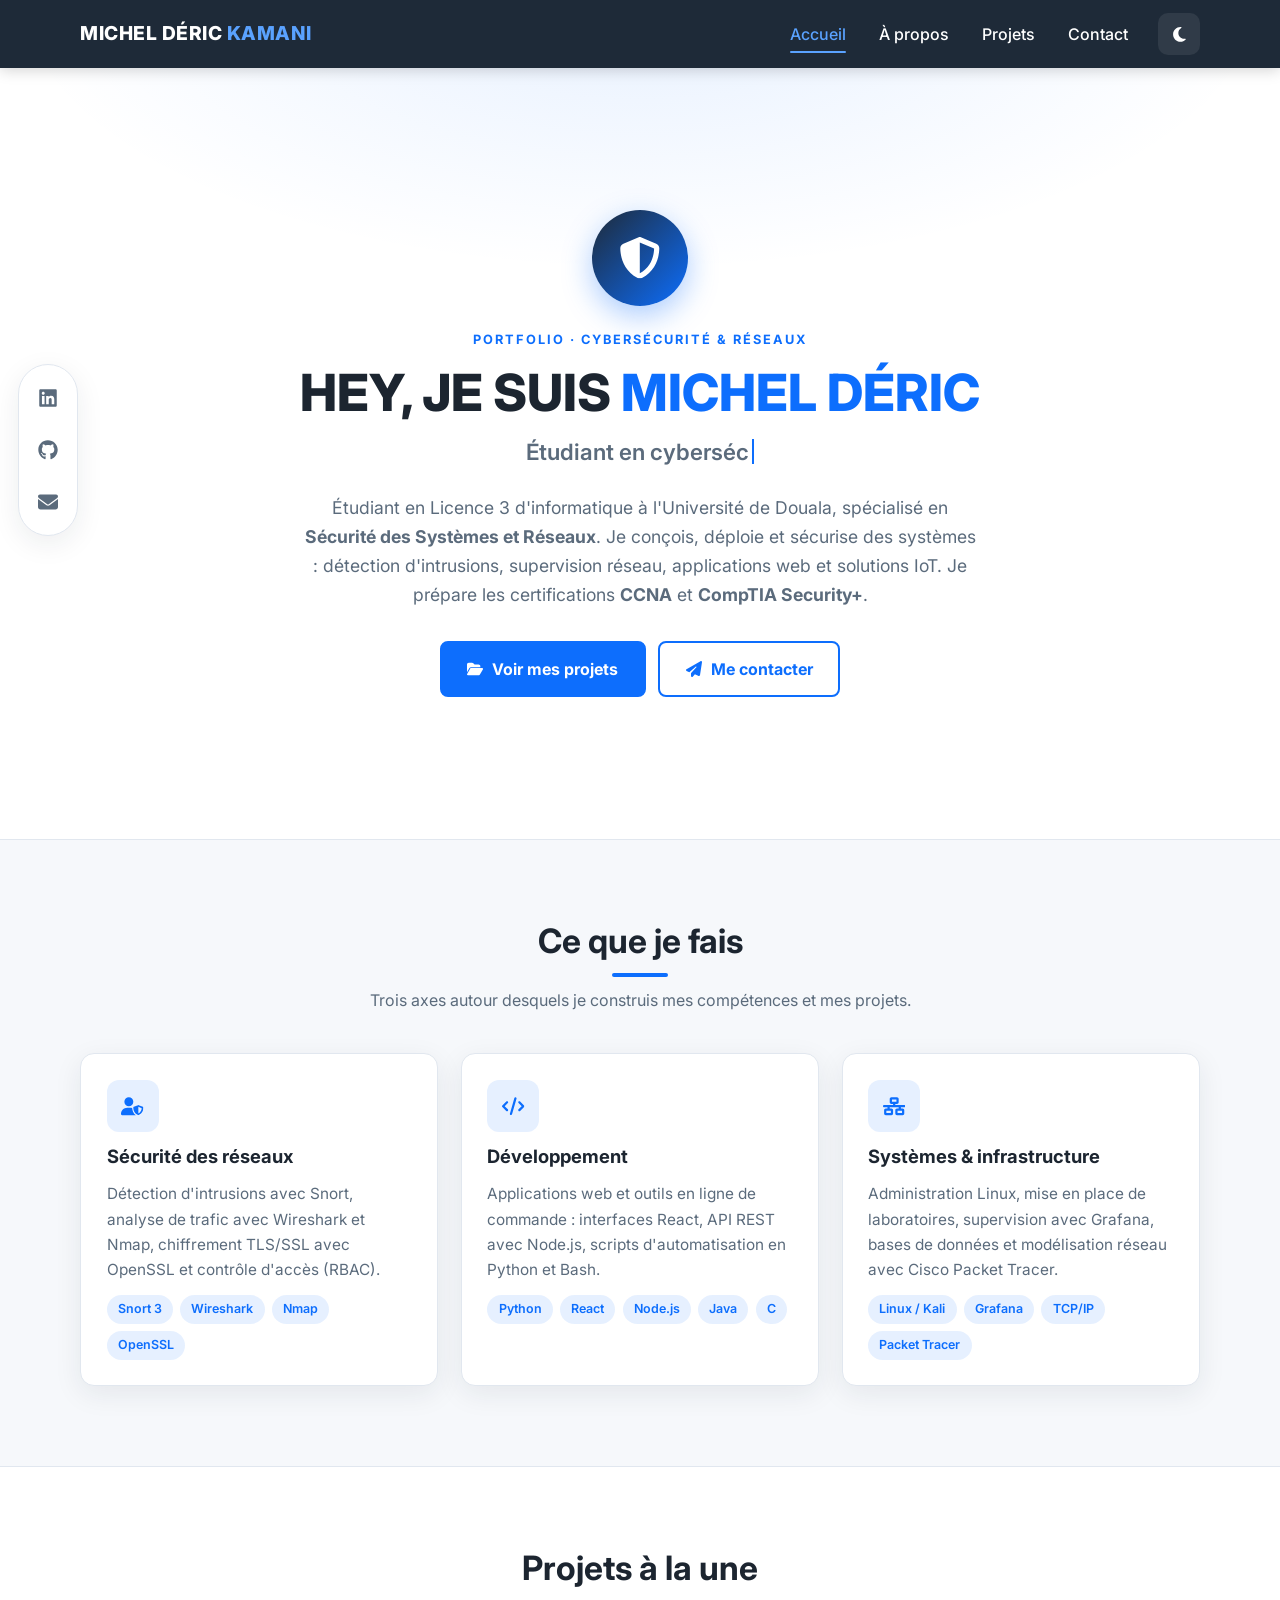
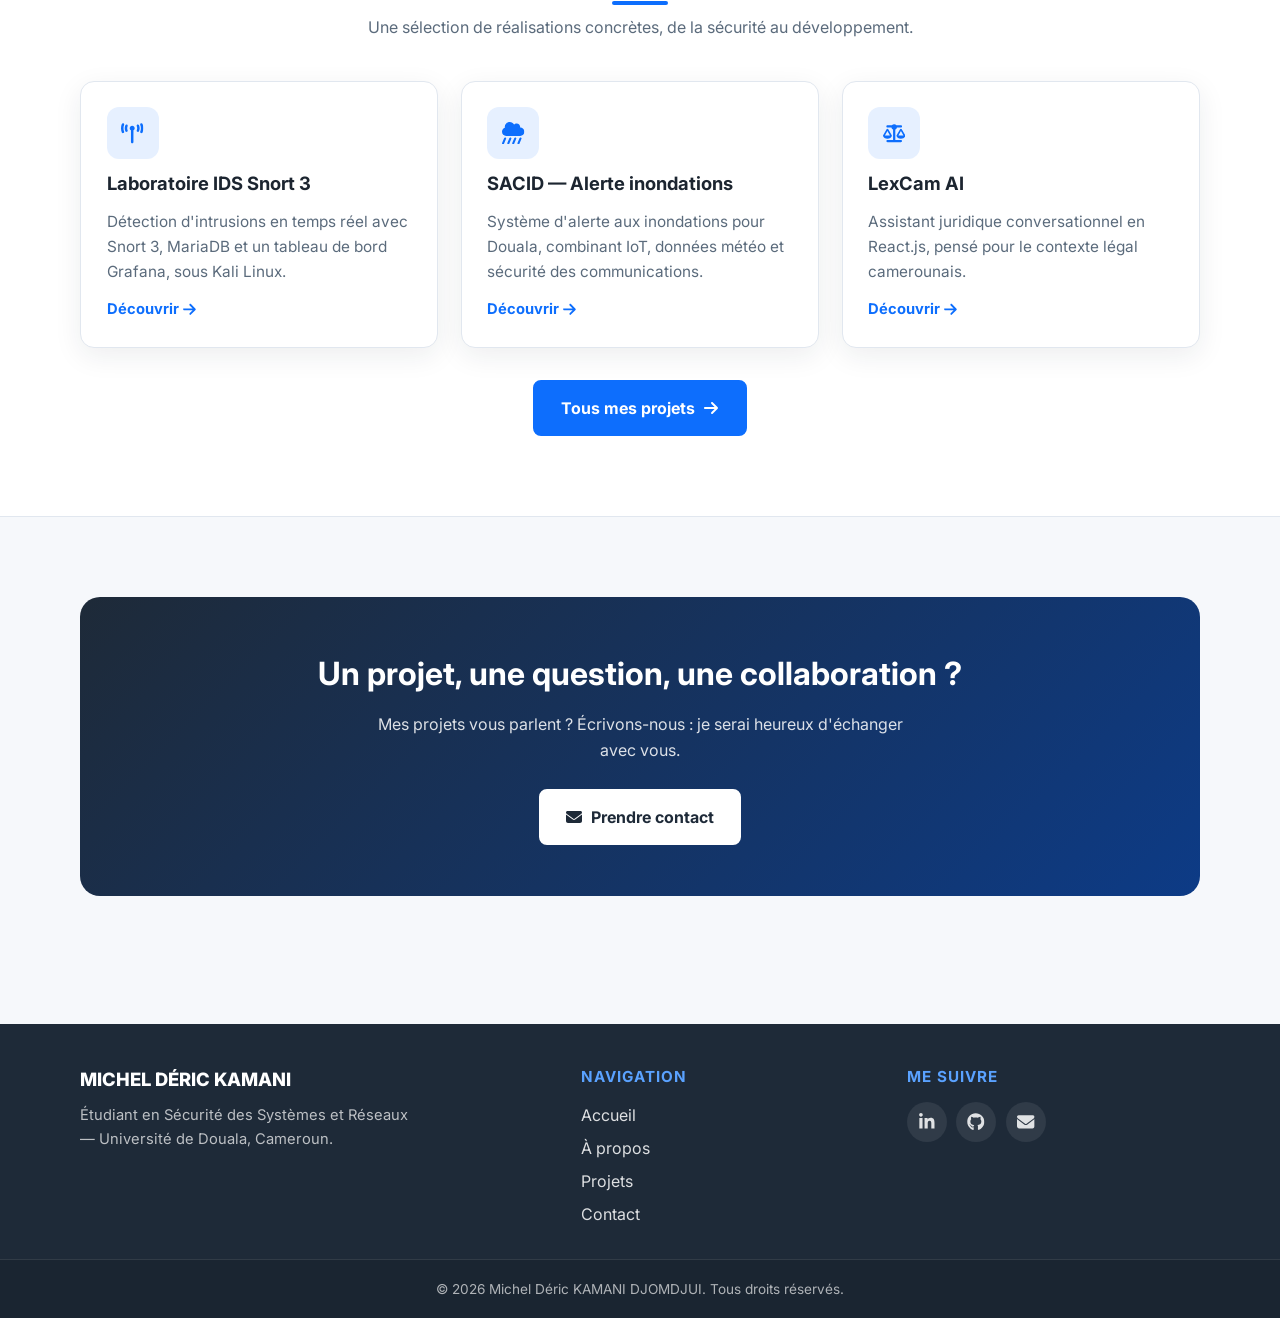
<file: index.html>
<!DOCTYPE html>
<html lang="fr">
<head>
  <meta charset="UTF-8">
  <meta name="viewport" content="width=device-width, initial-scale=1.0">
  <title>Michel Déric KAMANI — Portfolio Cybersécurité & Réseaux</title>
  <meta name="description" content="Portfolio de Michel Déric KAMANI DJOMDJUI, étudiant en Licence 3 d'informatique à l'Université de Douala, spécialisé en sécurité des systèmes et réseaux.">
  <meta name="author" content="Michel Déric KAMANI DJOMDJUI">
  <meta name="theme-color" content="#1E2A38">
  <meta property="og:type" content="website">
  <meta property="og:title" content="Michel Déric KAMANI — Portfolio Cybersécurité & Réseaux">
  <meta property="og:description" content="Étudiant en sécurité des systèmes et réseaux (Université de Douala). Découvrez mes projets : IDS Snort, alerte inondations, assistant juridique et plus.">
  <link rel="icon" href="data:image/svg+xml,%3Csvg xmlns='http://www.w3.org/2000/svg' viewBox='0 0 64 64'%3E%3Crect width='64' height='64' rx='14' fill='%231E2A38'/%3E%3Ctext x='50%25' y='54%25' font-family='Arial' font-size='30' font-weight='700' fill='%235aa2ff' text-anchor='middle' dominant-baseline='middle'%3EMK%3C/text%3E%3C/svg%3E">
  <script>
    (function () {
      try {
        var t = localStorage.getItem('theme') || document.documentElement.getAttribute('data-theme');
        if (!t) t = matchMedia('(prefers-color-scheme: dark)').matches ? 'dark' : 'light';
        document.documentElement.setAttribute('data-theme', t);
      } catch (e) {}
      document.documentElement.classList.add('js');
    })();
  </script>
  <link rel="preconnect" href="https://fonts.googleapis.com">
  <link rel="preconnect" href="https://fonts.gstatic.com" crossorigin>
  <link rel="stylesheet" href="https://fonts.googleapis.com/css2?family=Inter:wght@400;500;600;700;800&display=swap">
  <link rel="stylesheet" href="style.css">
</head>
<body>
  <svg xmlns="http://www.w3.org/2000/svg" style="position:absolute;width:0;height:0;overflow:hidden" aria-hidden="true" focusable="false"><!-- Icônes : Font Awesome Free 6.5.1 (CC BY 4.0) — fontawesome.com/license/free --><symbol id="i-moon" viewBox="0 0 384 512"><path d="M223.5 32C100 32 0 132.3 0 256S100 480 223.5 480c60.6 0 115.5-24.2 155.8-63.4c5-4.9 6.3-12.5 3.1-18.7s-10.1-9.7-17-8.5c-9.8 1.7-19.8 2.6-30.1 2.6c-96.9 0-175.5-78.8-175.5-176c0-65.8 36-123.1 89.3-153.3c6.1-3.5 9.2-10.5 7.7-17.3s-7.3-11.9-14.3-12.5c-6.3-.5-12.6-.8-19-.8z"/></symbol><symbol id="i-bars" viewBox="0 0 448 512"><path d="M0 96C0 78.3 14.3 64 32 64H416c17.7 0 32 14.3 32 32s-14.3 32-32 32H32C14.3 128 0 113.7 0 96zM0 256c0-17.7 14.3-32 32-32H416c17.7 0 32 14.3 32 32s-14.3 32-32 32H32c-17.7 0-32-14.3-32-32zM448 416c0 17.7-14.3 32-32 32H32c-17.7 0-32-14.3-32-32s14.3-32 32-32H416c17.7 0 32 14.3 32 32z"/></symbol><symbol id="i-linkedin" viewBox="0 0 448 512"><path d="M416 32H31.9C14.3 32 0 46.5 0 64.3v383.4C0 465.5 14.3 480 31.9 480H416c17.6 0 32-14.5 32-32.3V64.3c0-17.8-14.4-32.3-32-32.3zM135.4 416H69V202.2h66.5V416zm-33.2-243c-21.3 0-38.5-17.3-38.5-38.5S80.9 96 102.2 96c21.2 0 38.5 17.3 38.5 38.5 0 21.3-17.2 38.5-38.5 38.5zm282.1 243h-66.4V312c0-24.8-.5-56.7-34.5-56.7-34.6 0-39.9 27-39.9 54.9V416h-66.4V202.2h63.7v29.2h.9c8.9-16.8 30.6-34.5 62.9-34.5 67.2 0 79.7 44.3 79.7 101.9V416z"/></symbol><symbol id="i-github" viewBox="0 0 496 512"><path d="M165.9 397.4c0 2-2.3 3.6-5.2 3.6-3.3.3-5.6-1.3-5.6-3.6 0-2 2.3-3.6 5.2-3.6 3-.3 5.6 1.3 5.6 3.6zm-31.1-4.5c-.7 2 1.3 4.3 4.3 4.9 2.6 1 5.6 0 6.2-2s-1.3-4.3-4.3-5.2c-2.6-.7-5.5.3-6.2 2.3zm44.2-1.7c-2.9.7-4.9 2.6-4.6 4.9.3 2 2.9 3.3 5.9 2.6 2.9-.7 4.9-2.6 4.6-4.6-.3-1.9-3-3.2-5.9-2.9zM244.8 8C106.1 8 0 113.3 0 252c0 110.9 69.8 205.8 169.5 239.2 12.8 2.3 17.3-5.6 17.3-12.1 0-6.2-.3-40.4-.3-61.4 0 0-70 15-84.7-29.8 0 0-11.4-29.1-27.8-36.6 0 0-22.9-15.7 1.6-15.4 0 0 24.9 2 38.6 25.8 21.9 38.6 58.6 27.5 72.9 20.9 2.3-16 8.8-27.1 16-33.7-55.9-6.2-112.3-14.3-112.3-110.5 0-27.5 7.6-41.3 23.6-58.9-2.6-6.5-11.1-33.3 2.6-67.9 20.9-6.5 69 27 69 27 20-5.6 41.5-8.5 62.8-8.5s42.8 2.9 62.8 8.5c0 0 48.1-33.6 69-27 13.7 34.7 5.2 61.4 2.6 67.9 16 17.7 25.8 31.5 25.8 58.9 0 96.5-58.9 104.2-114.8 110.5 9.2 7.9 17 22.9 17 46.4 0 33.7-.3 75.4-.3 83.6 0 6.5 4.6 14.4 17.3 12.1C428.2 457.8 496 362.9 496 252 496 113.3 383.5 8 244.8 8zM97.2 352.9c-1.3 1-1 3.3.7 5.2 1.6 1.6 3.9 2.3 5.2 1 1.3-1 1-3.3-.7-5.2-1.6-1.6-3.9-2.3-5.2-1zm-10.8-8.1c-.7 1.3.3 2.9 2.3 3.9 1.6 1 3.6.7 4.3-.7.7-1.3-.3-2.9-2.3-3.9-2-.6-3.6-.3-4.3.7zm32.4 35.6c-1.6 1.3-1 4.3 1.3 6.2 2.3 2.3 5.2 2.6 6.5 1 1.3-1.3.7-4.3-1.3-6.2-2.2-2.3-5.2-2.6-6.5-1zm-11.4-14.7c-1.6 1-1.6 3.6 0 5.9 1.6 2.3 4.3 3.3 5.6 2.3 1.6-1.3 1.6-3.9 0-6.2-1.4-2.3-4-3.3-5.6-2z"/></symbol><symbol id="i-tiktok" viewBox="0 0 448 512"><path d="M448,209.91a210.06,210.06,0,0,1-122.77-39.25V349.38A162.55,162.55,0,1,1,185,188.31V278.2a74.62,74.62,0,1,0,52.23,71.18V0l88,0a121.18,121.18,0,0,0,1.86,22.17h0A122.18,122.18,0,0,0,381,102.39a121.43,121.43,0,0,0,67,20.14Z"/></symbol><symbol id="i-envelope" viewBox="0 0 512 512"><path d="M48 64C21.5 64 0 85.5 0 112c0 15.1 7.1 29.3 19.2 38.4L236.8 313.6c11.4 8.5 27 8.5 38.4 0L492.8 150.4c12.1-9.1 19.2-23.3 19.2-38.4c0-26.5-21.5-48-48-48H48zM0 176V384c0 35.3 28.7 64 64 64H448c35.3 0 64-28.7 64-64V176L294.4 339.2c-22.8 17.1-54 17.1-76.8 0L0 176z"/></symbol><symbol id="i-shield-halved" viewBox="0 0 512 512"><path d="M256 0c4.6 0 9.2 1 13.4 2.9L457.7 82.8c22 9.3 38.4 31 38.3 57.2c-.5 99.2-41.3 280.7-213.6 363.2c-16.7 8-36.1 8-52.8 0C57.3 420.7 16.5 239.2 16 140c-.1-26.2 16.3-47.9 38.3-57.2L242.7 2.9C246.8 1 251.4 0 256 0zm0 66.8V444.8C394 378 431.1 230.1 432 141.4L256 66.8l0 0z"/></symbol><symbol id="i-folder-open" viewBox="0 0 576 512"><path d="M88.7 223.8L0 375.8V96C0 60.7 28.7 32 64 32H181.5c17 0 33.3 6.7 45.3 18.7l26.5 26.5c12 12 28.3 18.7 45.3 18.7H416c35.3 0 64 28.7 64 64v32H144c-22.8 0-43.8 12.1-55.3 31.8zm27.6 16.1C122.1 230 132.6 224 144 224H544c11.5 0 22 6.1 27.7 16.1s5.7 22.2-.1 32.1l-112 192C453.9 474 443.4 480 432 480H32c-11.5 0-22-6.1-27.7-16.1s-5.7-22.2 .1-32.1l112-192z"/></symbol><symbol id="i-paper-plane" viewBox="0 0 512 512"><path d="M498.1 5.6c10.1 7 15.4 19.1 13.5 31.2l-64 416c-1.5 9.7-7.4 18.2-16 23s-18.9 5.4-28 1.6L284 427.7l-68.5 74.1c-8.9 9.7-22.9 12.9-35.2 8.1S160 493.2 160 480V396.4c0-4 1.5-7.8 4.2-10.7L331.8 202.8c5.8-6.3 5.6-16-.4-22s-15.7-6.4-22-.7L106 360.8 17.7 316.6C7.1 311.3 .3 300.7 0 288.9s5.9-22.8 16.1-28.7l448-256c10.7-6.1 23.9-5.5 34 1.4z"/></symbol><symbol id="i-file-arrow-down" viewBox="0 0 384 512"><path d="M64 0C28.7 0 0 28.7 0 64V448c0 35.3 28.7 64 64 64H320c35.3 0 64-28.7 64-64V160H256c-17.7 0-32-14.3-32-32V0H64zM256 0V128H384L256 0zM216 232V334.1l31-31c9.4-9.4 24.6-9.4 33.9 0s9.4 24.6 0 33.9l-72 72c-9.4 9.4-24.6 9.4-33.9 0l-72-72c-9.4-9.4-9.4-24.6 0-33.9s24.6-9.4 33.9 0l31 31V232c0-13.3 10.7-24 24-24s24 10.7 24 24z"/></symbol><symbol id="i-user-shield" viewBox="0 0 640 512"><path d="M224 256A128 128 0 1 0 224 0a128 128 0 1 0 0 256zm-45.7 48C79.8 304 0 383.8 0 482.3C0 498.7 13.3 512 29.7 512H418.3c1.8 0 3.5-.2 5.3-.5c-76.3-55.1-99.8-141-103.1-200.2c-16.1-4.8-33.1-7.3-50.7-7.3H178.3zm308.8-78.3l-120 48C358 277.4 352 286.2 352 296c0 63.3 25.9 168.8 134.8 214.2c5.9 2.5 12.6 2.5 18.5 0C614.1 464.8 640 359.3 640 296c0-9.8-6-18.6-15.1-22.3l-120-48c-5.7-2.3-12.1-2.3-17.8 0zM591.4 312c-3.9 50.7-27.2 116.7-95.4 149.7V273.8L591.4 312z"/></symbol><symbol id="i-code" viewBox="0 0 640 512"><path d="M392.8 1.2c-17-4.9-34.7 5-39.6 22l-128 448c-4.9 17 5 34.7 22 39.6s34.7-5 39.6-22l128-448c4.9-17-5-34.7-22-39.6zm80.6 120.1c-12.5 12.5-12.5 32.8 0 45.3L562.7 256l-89.4 89.4c-12.5 12.5-12.5 32.8 0 45.3s32.8 12.5 45.3 0l112-112c12.5-12.5 12.5-32.8 0-45.3l-112-112c-12.5-12.5-32.8-12.5-45.3 0zm-306.7 0c-12.5-12.5-32.8-12.5-45.3 0l-112 112c-12.5 12.5-12.5 32.8 0 45.3l112 112c12.5 12.5 32.8 12.5 45.3 0s12.5-32.8 0-45.3L77.3 256l89.4-89.4c12.5-12.5 12.5-32.8 0-45.3z"/></symbol><symbol id="i-network-wired" viewBox="0 0 640 512"><path d="M256 64H384v64H256V64zM240 0c-26.5 0-48 21.5-48 48v96c0 26.5 21.5 48 48 48h48v32H32c-17.7 0-32 14.3-32 32s14.3 32 32 32h96v32H80c-26.5 0-48 21.5-48 48v96c0 26.5 21.5 48 48 48H240c26.5 0 48-21.5 48-48V368c0-26.5-21.5-48-48-48H192V288H448v32H400c-26.5 0-48 21.5-48 48v96c0 26.5 21.5 48 48 48H560c26.5 0 48-21.5 48-48V368c0-26.5-21.5-48-48-48H512V288h96c17.7 0 32-14.3 32-32s-14.3-32-32-32H352V192h48c26.5 0 48-21.5 48-48V48c0-26.5-21.5-48-48-48H240zM96 448V384H224v64H96zm320-64H544v64H416V384z"/></symbol><symbol id="i-tower-broadcast" viewBox="0 0 576 512"><path d="M80.3 44C69.8 69.9 64 98.2 64 128s5.8 58.1 16.3 84c6.6 16.4-1.3 35-17.7 41.7s-35-1.3-41.7-17.7C7.4 202.6 0 166.1 0 128S7.4 53.4 20.9 20C27.6 3.6 46.2-4.3 62.6 2.3S86.9 27.6 80.3 44zM555.1 20C568.6 53.4 576 89.9 576 128s-7.4 74.6-20.9 108c-6.6 16.4-25.3 24.3-41.7 17.7S489.1 228.4 495.7 212c10.5-25.9 16.3-54.2 16.3-84s-5.8-58.1-16.3-84C489.1 27.6 497 9 513.4 2.3s35 1.3 41.7 17.7zM352 128c0 23.7-12.9 44.4-32 55.4V480c0 17.7-14.3 32-32 32s-32-14.3-32-32V183.4c-19.1-11.1-32-31.7-32-55.4c0-35.3 28.7-64 64-64s64 28.7 64 64zM170.6 76.8C163.8 92.4 160 109.7 160 128s3.8 35.6 10.6 51.2c7.1 16.2-.3 35.1-16.5 42.1s-35.1-.3-42.1-16.5c-10.3-23.6-16-49.6-16-76.8s5.7-53.2 16-76.8c7.1-16.2 25.9-23.6 42.1-16.5s23.6 25.9 16.5 42.1zM464 51.2c10.3 23.6 16 49.6 16 76.8s-5.7 53.2-16 76.8c-7.1 16.2-25.9 23.6-42.1 16.5s-23.6-25.9-16.5-42.1c6.8-15.6 10.6-32.9 10.6-51.2s-3.8-35.6-10.6-51.2c-7.1-16.2 .3-35.1 16.5-42.1s35.1 .3 42.1 16.5z"/></symbol><symbol id="i-arrow-right" viewBox="0 0 448 512"><path d="M438.6 278.6c12.5-12.5 12.5-32.8 0-45.3l-160-160c-12.5-12.5-32.8-12.5-45.3 0s-12.5 32.8 0 45.3L338.8 224 32 224c-17.7 0-32 14.3-32 32s14.3 32 32 32l306.7 0L233.4 393.4c-12.5 12.5-12.5 32.8 0 45.3s32.8 12.5 45.3 0l160-160z"/></symbol><symbol id="i-cloud-showers-heavy" viewBox="0 0 512 512"><path d="M96 320c-53 0-96-43-96-96c0-42.5 27.6-78.6 65.9-91.2C64.7 126.1 64 119.1 64 112C64 50.1 114.1 0 176 0c43.1 0 80.5 24.3 99.2 60c14.7-17.1 36.5-28 60.8-28c44.2 0 80 35.8 80 80c0 5.5-.6 10.8-1.6 16c.5 0 1.1 0 1.6 0c53 0 96 43 96 96s-43 96-96 96H96zM81.5 353.9c12.2 5.2 17.8 19.3 12.6 31.5l-48 112c-5.2 12.2-19.3 17.8-31.5 12.6S-3.3 490.7 1.9 478.5l48-112c5.2-12.2 19.3-17.8 31.5-12.6zm120 0c12.2 5.2 17.8 19.3 12.6 31.5l-48 112c-5.2 12.2-19.3 17.8-31.5 12.6s-17.8-19.3-12.6-31.5l48-112c5.2-12.2 19.3-17.8 31.5-12.6zm244.6 31.5l-48 112c-5.2 12.2-19.3 17.8-31.5 12.6s-17.8-19.3-12.6-31.5l48-112c5.2-12.2 19.3-17.8 31.5-12.6s17.8 19.3 12.6 31.5zM313.5 353.9c12.2 5.2 17.8 19.3 12.6 31.5l-48 112c-5.2 12.2-19.3 17.8-31.5 12.6s-17.8-19.3-12.6-31.5l48-112c5.2-12.2 19.3-17.8 31.5-12.6z"/></symbol><symbol id="i-scale-balanced" viewBox="0 0 640 512"><path d="M384 32H512c17.7 0 32 14.3 32 32s-14.3 32-32 32H398.4c-5.2 25.8-22.9 47.1-46.4 57.3V448H512c17.7 0 32 14.3 32 32s-14.3 32-32 32H320 128c-17.7 0-32-14.3-32-32s14.3-32 32-32H288V153.3c-23.5-10.3-41.2-31.6-46.4-57.3H128c-17.7 0-32-14.3-32-32s14.3-32 32-32H256c14.6-19.4 37.8-32 64-32s49.4 12.6 64 32zm55.6 288H584.4L512 195.8 439.6 320zM512 416c-62.9 0-115.2-34-126-78.9c-2.6-11 1-22.3 6.7-32.1l95.2-163.2c5-8.6 14.2-13.8 24.1-13.8s19.1 5.3 24.1 13.8l95.2 163.2c5.7 9.8 9.3 21.1 6.7 32.1C627.2 382 574.9 416 512 416zM126.8 195.8L54.4 320H199.3L126.8 195.8zM.9 337.1c-2.6-11 1-22.3 6.7-32.1l95.2-163.2c5-8.6 14.2-13.8 24.1-13.8s19.1 5.3 24.1 13.8l95.2 163.2c5.7 9.8 9.3 21.1 6.7 32.1C242 382 189.7 416 126.8 416S11.7 382 .9 337.1z"/></symbol><symbol id="i-linkedin-in" viewBox="0 0 448 512"><path d="M100.28 448H7.4V148.9h92.88zM53.79 108.1C24.09 108.1 0 83.5 0 53.8a53.79 53.79 0 0 1 107.58 0c0 29.7-24.1 54.3-53.79 54.3zM447.9 448h-92.68V302.4c0-34.7-.7-79.2-48.29-79.2-48.29 0-55.69 37.7-55.69 76.7V448h-92.78V148.9h89.08v40.8h1.3c12.4-23.5 42.69-48.3 87.88-48.3 94 0 111.28 61.9 111.28 142.3V448z"/></symbol><symbol id="i-sun" viewBox="0 0 512 512"><path d="M361.5 1.2c5 2.1 8.6 6.6 9.6 11.9L391 121l107.9 19.8c5.3 1 9.8 4.6 11.9 9.6s1.5 10.7-1.6 15.2L446.9 256l62.3 90.3c3.1 4.5 3.7 10.2 1.6 15.2s-6.6 8.6-11.9 9.6L391 391 371.1 498.9c-1 5.3-4.6 9.8-9.6 11.9s-10.7 1.5-15.2-1.6L256 446.9l-90.3 62.3c-4.5 3.1-10.2 3.7-15.2 1.6s-8.6-6.6-9.6-11.9L121 391 13.1 371.1c-5.3-1-9.8-4.6-11.9-9.6s-1.5-10.7 1.6-15.2L65.1 256 2.8 165.7c-3.1-4.5-3.7-10.2-1.6-15.2s6.6-8.6 11.9-9.6L121 121 140.9 13.1c1-5.3 4.6-9.8 9.6-11.9s10.7-1.5 15.2 1.6L256 65.1 346.3 2.8c4.5-3.1 10.2-3.7 15.2-1.6zM160 256a96 96 0 1 1 192 0 96 96 0 1 1 -192 0zm224 0a128 128 0 1 0 -256 0 128 128 0 1 0 256 0z"/></symbol><symbol id="i-xmark" viewBox="0 0 384 512"><path d="M342.6 150.6c12.5-12.5 12.5-32.8 0-45.3s-32.8-12.5-45.3 0L192 210.7 86.6 105.4c-12.5-12.5-32.8-12.5-45.3 0s-12.5 32.8 0 45.3L146.7 256 41.4 361.4c-12.5 12.5-12.5 32.8 0 45.3s32.8 12.5 45.3 0L192 301.3 297.4 406.6c12.5 12.5 32.8 12.5 45.3 0s12.5-32.8 0-45.3L237.3 256 342.6 150.6z"/></symbol><symbol id="i-arrow-up" viewBox="0 0 384 512"><path d="M214.6 41.4c-12.5-12.5-32.8-12.5-45.3 0l-160 160c-12.5 12.5-12.5 32.8 0 45.3s32.8 12.5 45.3 0L160 141.2V448c0 17.7 14.3 32 32 32s32-14.3 32-32V141.2L329.4 246.6c12.5 12.5 32.8 12.5 45.3 0s12.5-32.8 0-45.3l-160-160z"/></symbol></svg>
  <a class="skip-link" href="#main">Aller au contenu</a>

  <header class="navbar">
    <div class="nav-inner">
      <a href="index.html" class="logo">MICHEL DÉRIC <span>KAMANI</span></a>
      <nav id="nav-links" class="nav-links" aria-label="Navigation principale">
        <a href="index.html" aria-current="page">Accueil</a>
        <a href="about.html">À propos</a>
        <a href="projets.html">Projets</a>
        <a href="contact.html">Contact</a>
      </nav>
      <div class="nav-actions">
        <button id="theme-toggle" class="icon-btn" type="button" aria-label="Activer le thème sombre"><svg class="icon" aria-hidden="true" focusable="false"><use href="#i-moon"/></svg></button>
        <button class="icon-btn nav-toggle" type="button" aria-label="Ouvrir le menu" aria-expanded="false" aria-controls="nav-links"><svg class="icon" aria-hidden="true" focusable="false"><use href="#i-bars"/></svg></button>
      </div>
    </div>
  </header>

  <aside class="social-bar" aria-label="Réseaux sociaux" data-hide-if-empty>
    <a data-link="linkedin" aria-label="LinkedIn" title="LinkedIn" hidden><svg class="icon" aria-hidden="true" focusable="false"><use href="#i-linkedin"/></svg></a>
    <a data-link="github" aria-label="GitHub" title="GitHub" hidden><svg class="icon" aria-hidden="true" focusable="false"><use href="#i-github"/></svg></a>
    <a data-link="tiktok" aria-label="TikTok" title="TikTok" hidden><svg class="icon" aria-hidden="true" focusable="false"><use href="#i-tiktok"/></svg></a>
    <a data-link="email" aria-label="Envoyer un e-mail" title="E-mail" hidden><svg class="icon" aria-hidden="true" focusable="false"><use href="#i-envelope"/></svg></a>
  </aside>

  <main id="main">
    <!-- HERO -->
    <section class="hero" aria-labelledby="hero-title">
      <div class="hero-badge reveal" aria-hidden="true"><svg class="icon" aria-hidden="true" focusable="false"><use href="#i-shield-halved"/></svg></div>
      <p class="eyebrow reveal">Portfolio · Cybersécurité &amp; Réseaux</p>
      <h1 id="hero-title" class="reveal">Hey, je suis <em>Michel Déric</em></h1>
      <p class="hero-role reveal" aria-label="Étudiant en cybersécurité"><span id="typed">Étudiant en cybersécurité</span><span class="cursor" aria-hidden="true"></span></p>
      <p class="lead reveal">
        Étudiant en Licence 3 d'informatique à l'Université de Douala, spécialisé en
        <strong>Sécurité des Systèmes et Réseaux</strong>. Je conçois, déploie et sécurise des systèmes :
        détection d'intrusions, supervision réseau, applications web et solutions IoT. Je prépare les
        certifications <strong>CCNA</strong> et <strong>CompTIA Security+</strong>.
      </p>
      <div class="btn-group reveal">
        <a href="projets.html" class="btn"><svg class="icon" aria-hidden="true" focusable="false"><use href="#i-folder-open"/></svg> Voir mes projets</a>
        <a href="contact.html" class="btn btn-outline"><svg class="icon" aria-hidden="true" focusable="false"><use href="#i-paper-plane"/></svg> Me contacter</a>
        <a data-link="cv" class="btn btn-outline" download hidden><svg class="icon" aria-hidden="true" focusable="false"><use href="#i-file-arrow-down"/></svg> Télécharger mon CV</a>
      </div>
    </section>

    <!-- DOMAINES -->
    <section class="section" aria-labelledby="domaines-title">
      <div class="container">
        <div class="section-head reveal">
          <h2 id="domaines-title">Ce que je fais</h2>
          <p>Trois axes autour desquels je construis mes compétences et mes projets.</p>
        </div>
        <div class="grid">
          <article class="card reveal">
            <div class="card-icon"><svg class="icon" aria-hidden="true" focusable="false"><use href="#i-user-shield"/></svg></div>
            <h3>Sécurité des réseaux</h3>
            <p>Détection d'intrusions avec Snort, analyse de trafic avec Wireshark et Nmap, chiffrement TLS/SSL avec OpenSSL et contrôle d'accès (RBAC).</p>
            <div class="tags"><span class="tag">Snort 3</span><span class="tag">Wireshark</span><span class="tag">Nmap</span><span class="tag">OpenSSL</span></div>
          </article>
          <article class="card reveal">
            <div class="card-icon"><svg class="icon" aria-hidden="true" focusable="false"><use href="#i-code"/></svg></div>
            <h3>Développement</h3>
            <p>Applications web et outils en ligne de commande : interfaces React, API REST avec Node.js, scripts d'automatisation en Python et Bash.</p>
            <div class="tags"><span class="tag">Python</span><span class="tag">React</span><span class="tag">Node.js</span><span class="tag">Java</span><span class="tag">C</span></div>
          </article>
          <article class="card reveal">
            <div class="card-icon"><svg class="icon" aria-hidden="true" focusable="false"><use href="#i-network-wired"/></svg></div>
            <h3>Systèmes &amp; infrastructure</h3>
            <p>Administration Linux, mise en place de laboratoires, supervision avec Grafana, bases de données et modélisation réseau avec Cisco Packet Tracer.</p>
            <div class="tags"><span class="tag">Linux / Kali</span><span class="tag">Grafana</span><span class="tag">TCP/IP</span><span class="tag">Packet Tracer</span></div>
          </article>
        </div>
      </div>
    </section>

    <!-- PROJETS À LA UNE -->
    <section class="section alt" aria-labelledby="une-title">
      <div class="container">
        <div class="section-head reveal">
          <h2 id="une-title">Projets à la une</h2>
          <p>Une sélection de réalisations concrètes, de la sécurité au développement.</p>
        </div>
        <div class="grid">
          <a class="card card-link reveal" href="projets.html">
            <div class="card-icon"><svg class="icon" aria-hidden="true" focusable="false"><use href="#i-tower-broadcast"/></svg></div>
            <h3>Laboratoire IDS Snort 3</h3>
            <p>Détection d'intrusions en temps réel avec Snort 3, MariaDB et un tableau de bord Grafana, sous Kali Linux.</p>
            <span class="more-link">Découvrir <svg class="icon" aria-hidden="true" focusable="false"><use href="#i-arrow-right"/></svg></span>
          </a>
          <a class="card card-link reveal" href="projets.html">
            <div class="card-icon"><svg class="icon" aria-hidden="true" focusable="false"><use href="#i-cloud-showers-heavy"/></svg></div>
            <h3>SACID — Alerte inondations</h3>
            <p>Système d'alerte aux inondations pour Douala, combinant IoT, données météo et sécurité des communications.</p>
            <span class="more-link">Découvrir <svg class="icon" aria-hidden="true" focusable="false"><use href="#i-arrow-right"/></svg></span>
          </a>
          <a class="card card-link reveal" href="projets.html">
            <div class="card-icon"><svg class="icon" aria-hidden="true" focusable="false"><use href="#i-scale-balanced"/></svg></div>
            <h3>LexCam AI</h3>
            <p>Assistant juridique conversationnel en React.js, pensé pour le contexte légal camerounais.</p>
            <span class="more-link">Découvrir <svg class="icon" aria-hidden="true" focusable="false"><use href="#i-arrow-right"/></svg></span>
          </a>
        </div>
        <div class="btn-group reveal" style="margin-top:2rem">
          <a href="projets.html" class="btn">Tous mes projets <svg class="icon" aria-hidden="true" focusable="false"><use href="#i-arrow-right"/></svg></a>
        </div>
      </div>
    </section>

    <!-- APPEL À L'ACTION -->
    <section class="section" aria-labelledby="cta-title">
      <div class="container">
        <div class="cta reveal">
          <h2 id="cta-title">Un projet, une question, une collaboration ?</h2>
          <p>Mes projets vous parlent ? Écrivons-nous : je serai heureux d'échanger avec vous.</p>
          <a href="contact.html" class="btn"><svg class="icon" aria-hidden="true" focusable="false"><use href="#i-envelope"/></svg> Prendre contact</a>
        </div>
      </div>
    </section>
  </main>

  <footer class="footer">
    <div class="container footer-grid">
      <div>
        <span class="footer-brand">MICHEL DÉRIC KAMANI</span>
        <p>Étudiant en Sécurité des Systèmes et Réseaux — Université de Douala, Cameroun.</p>
      </div>
      <div>
        <h3>Navigation</h3>
        <ul>
          <li><a href="index.html">Accueil</a></li>
          <li><a href="about.html">À propos</a></li>
          <li><a href="projets.html">Projets</a></li>
          <li><a href="contact.html">Contact</a></li>
        </ul>
      </div>
      <div data-hide-if-empty>
        <h3>Me suivre</h3>
        <div class="footer-social">
          <a data-link="linkedin" aria-label="LinkedIn" hidden><svg class="icon" aria-hidden="true" focusable="false"><use href="#i-linkedin-in"/></svg></a>
          <a data-link="github" aria-label="GitHub" hidden><svg class="icon" aria-hidden="true" focusable="false"><use href="#i-github"/></svg></a>
          <a data-link="tiktok" aria-label="TikTok" hidden><svg class="icon" aria-hidden="true" focusable="false"><use href="#i-tiktok"/></svg></a>
          <a data-link="email" aria-label="E-mail" hidden><svg class="icon" aria-hidden="true" focusable="false"><use href="#i-envelope"/></svg></a>
        </div>
      </div>
    </div>
    <p class="copyright">© <span data-year>2026</span> Michel Déric KAMANI DJOMDJUI. Tous droits réservés.</p>
  </footer>

  <script src="script.js"></script>
</body>
</html>
</file>
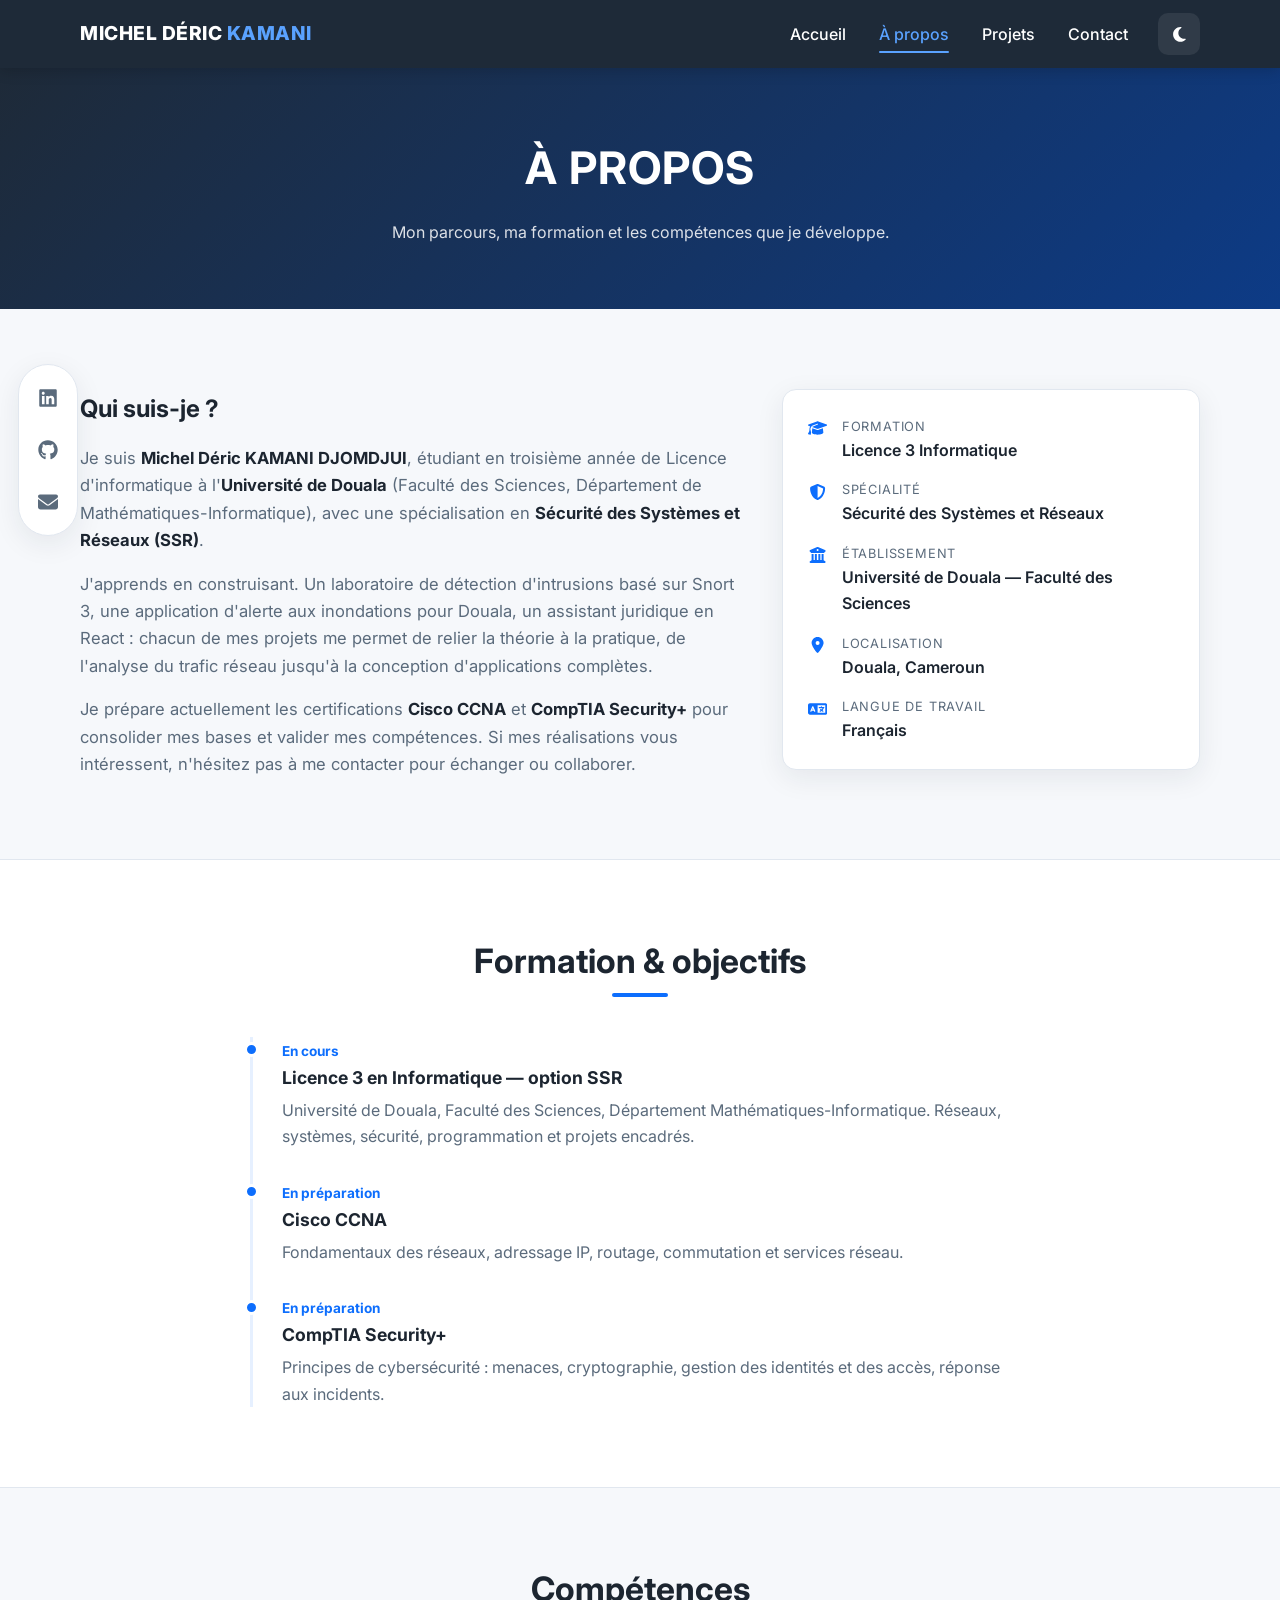
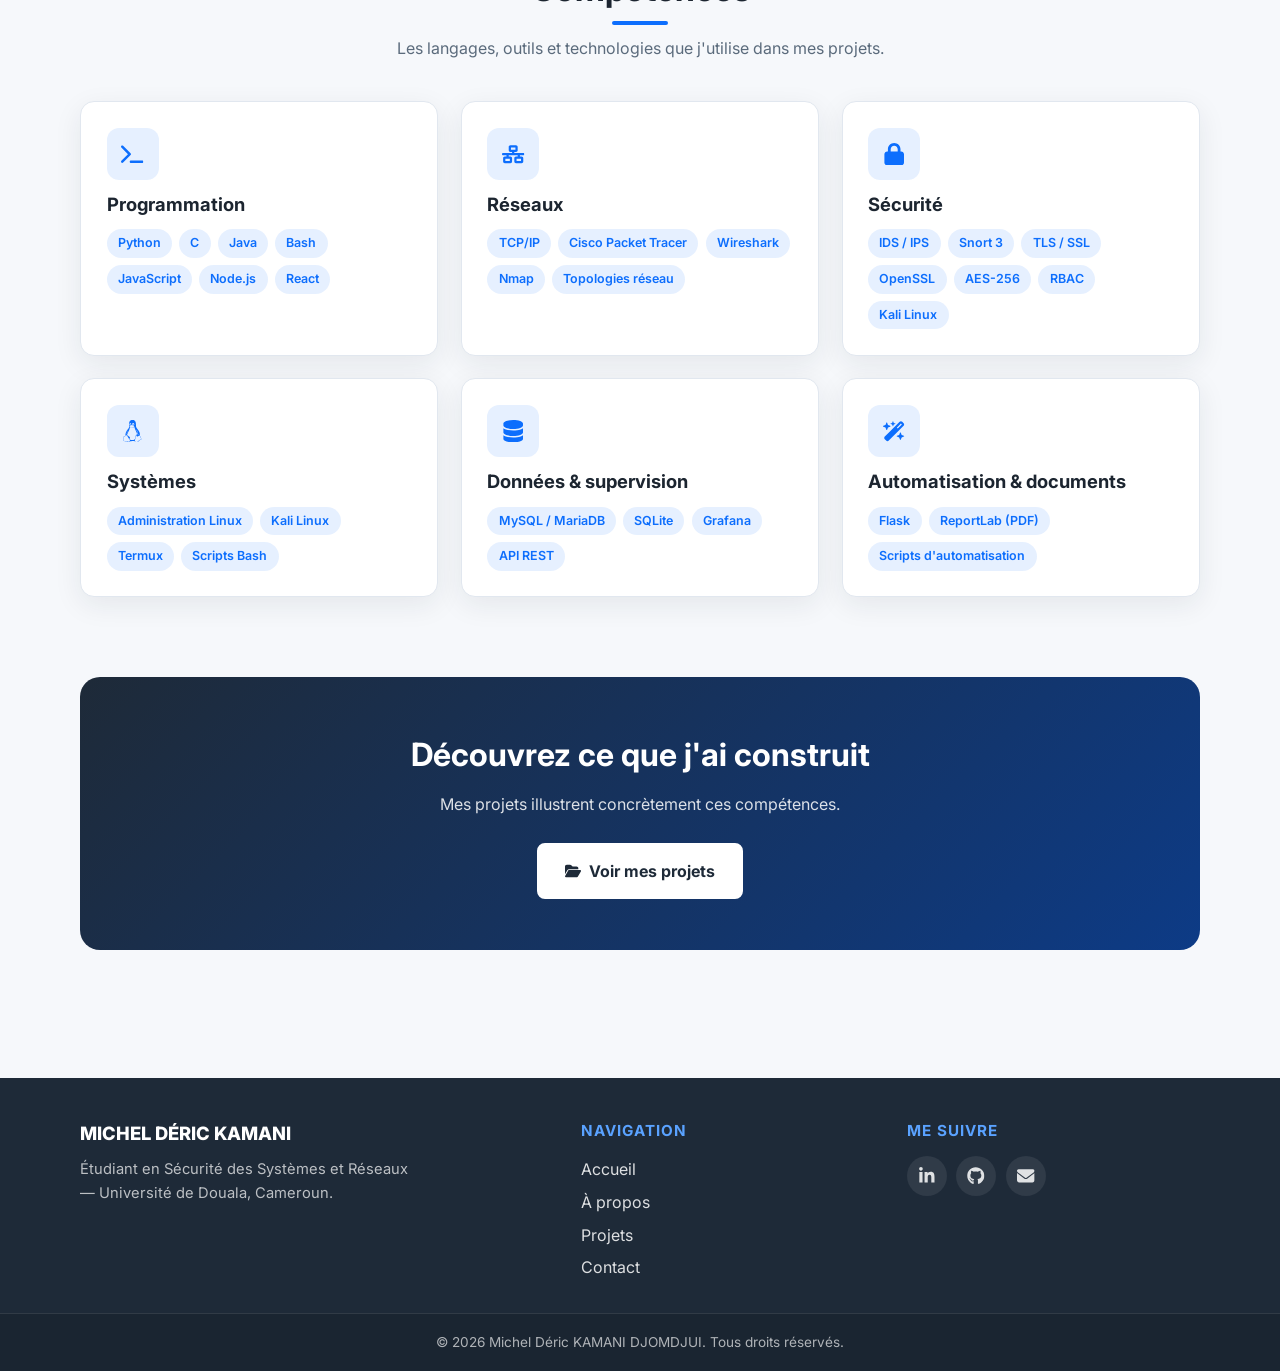
<file: about.html>
<!DOCTYPE html>
<html lang="fr">
<head>
  <meta charset="UTF-8">
  <meta name="viewport" content="width=device-width, initial-scale=1.0">
  <title>À propos — Michel Déric KAMANI</title>
  <meta name="description" content="Parcours, formation et compétences de Michel Déric KAMANI DJOMDJUI, étudiant en sécurité des systèmes et réseaux à l'Université de Douala.">
  <meta name="author" content="Michel Déric KAMANI DJOMDJUI">
  <meta name="theme-color" content="#1E2A38">
  <meta property="og:type" content="website">
  <meta property="og:title" content="À propos — Michel Déric KAMANI">
  <meta property="og:description" content="Formation, compétences et certifications en préparation d'un étudiant en cybersécurité à Douala.">
  <link rel="icon" href="data:image/svg+xml,%3Csvg xmlns='http://www.w3.org/2000/svg' viewBox='0 0 64 64'%3E%3Crect width='64' height='64' rx='14' fill='%231E2A38'/%3E%3Ctext x='50%25' y='54%25' font-family='Arial' font-size='30' font-weight='700' fill='%235aa2ff' text-anchor='middle' dominant-baseline='middle'%3EMK%3C/text%3E%3C/svg%3E">
  <script>
    (function () {
      try {
        var t = localStorage.getItem('theme') || document.documentElement.getAttribute('data-theme');
        if (!t) t = matchMedia('(prefers-color-scheme: dark)').matches ? 'dark' : 'light';
        document.documentElement.setAttribute('data-theme', t);
      } catch (e) {}
      document.documentElement.classList.add('js');
    })();
  </script>
  <link rel="preconnect" href="https://fonts.googleapis.com">
  <link rel="preconnect" href="https://fonts.gstatic.com" crossorigin>
  <link rel="stylesheet" href="https://fonts.googleapis.com/css2?family=Inter:wght@400;500;600;700;800&display=swap">
  <link rel="stylesheet" href="style.css">
</head>
<body>
  <svg xmlns="http://www.w3.org/2000/svg" style="position:absolute;width:0;height:0;overflow:hidden" aria-hidden="true" focusable="false"><!-- Icônes : Font Awesome Free 6.5.1 (CC BY 4.0) — fontawesome.com/license/free --><symbol id="i-moon" viewBox="0 0 384 512"><path d="M223.5 32C100 32 0 132.3 0 256S100 480 223.5 480c60.6 0 115.5-24.2 155.8-63.4c5-4.9 6.3-12.5 3.1-18.7s-10.1-9.7-17-8.5c-9.8 1.7-19.8 2.6-30.1 2.6c-96.9 0-175.5-78.8-175.5-176c0-65.8 36-123.1 89.3-153.3c6.1-3.5 9.2-10.5 7.7-17.3s-7.3-11.9-14.3-12.5c-6.3-.5-12.6-.8-19-.8z"/></symbol><symbol id="i-bars" viewBox="0 0 448 512"><path d="M0 96C0 78.3 14.3 64 32 64H416c17.7 0 32 14.3 32 32s-14.3 32-32 32H32C14.3 128 0 113.7 0 96zM0 256c0-17.7 14.3-32 32-32H416c17.7 0 32 14.3 32 32s-14.3 32-32 32H32c-17.7 0-32-14.3-32-32zM448 416c0 17.7-14.3 32-32 32H32c-17.7 0-32-14.3-32-32s14.3-32 32-32H416c17.7 0 32 14.3 32 32z"/></symbol><symbol id="i-linkedin" viewBox="0 0 448 512"><path d="M416 32H31.9C14.3 32 0 46.5 0 64.3v383.4C0 465.5 14.3 480 31.9 480H416c17.6 0 32-14.5 32-32.3V64.3c0-17.8-14.4-32.3-32-32.3zM135.4 416H69V202.2h66.5V416zm-33.2-243c-21.3 0-38.5-17.3-38.5-38.5S80.9 96 102.2 96c21.2 0 38.5 17.3 38.5 38.5 0 21.3-17.2 38.5-38.5 38.5zm282.1 243h-66.4V312c0-24.8-.5-56.7-34.5-56.7-34.6 0-39.9 27-39.9 54.9V416h-66.4V202.2h63.7v29.2h.9c8.9-16.8 30.6-34.5 62.9-34.5 67.2 0 79.7 44.3 79.7 101.9V416z"/></symbol><symbol id="i-github" viewBox="0 0 496 512"><path d="M165.9 397.4c0 2-2.3 3.6-5.2 3.6-3.3.3-5.6-1.3-5.6-3.6 0-2 2.3-3.6 5.2-3.6 3-.3 5.6 1.3 5.6 3.6zm-31.1-4.5c-.7 2 1.3 4.3 4.3 4.9 2.6 1 5.6 0 6.2-2s-1.3-4.3-4.3-5.2c-2.6-.7-5.5.3-6.2 2.3zm44.2-1.7c-2.9.7-4.9 2.6-4.6 4.9.3 2 2.9 3.3 5.9 2.6 2.9-.7 4.9-2.6 4.6-4.6-.3-1.9-3-3.2-5.9-2.9zM244.8 8C106.1 8 0 113.3 0 252c0 110.9 69.8 205.8 169.5 239.2 12.8 2.3 17.3-5.6 17.3-12.1 0-6.2-.3-40.4-.3-61.4 0 0-70 15-84.7-29.8 0 0-11.4-29.1-27.8-36.6 0 0-22.9-15.7 1.6-15.4 0 0 24.9 2 38.6 25.8 21.9 38.6 58.6 27.5 72.9 20.9 2.3-16 8.8-27.1 16-33.7-55.9-6.2-112.3-14.3-112.3-110.5 0-27.5 7.6-41.3 23.6-58.9-2.6-6.5-11.1-33.3 2.6-67.9 20.9-6.5 69 27 69 27 20-5.6 41.5-8.5 62.8-8.5s42.8 2.9 62.8 8.5c0 0 48.1-33.6 69-27 13.7 34.7 5.2 61.4 2.6 67.9 16 17.7 25.8 31.5 25.8 58.9 0 96.5-58.9 104.2-114.8 110.5 9.2 7.9 17 22.9 17 46.4 0 33.7-.3 75.4-.3 83.6 0 6.5 4.6 14.4 17.3 12.1C428.2 457.8 496 362.9 496 252 496 113.3 383.5 8 244.8 8zM97.2 352.9c-1.3 1-1 3.3.7 5.2 1.6 1.6 3.9 2.3 5.2 1 1.3-1 1-3.3-.7-5.2-1.6-1.6-3.9-2.3-5.2-1zm-10.8-8.1c-.7 1.3.3 2.9 2.3 3.9 1.6 1 3.6.7 4.3-.7.7-1.3-.3-2.9-2.3-3.9-2-.6-3.6-.3-4.3.7zm32.4 35.6c-1.6 1.3-1 4.3 1.3 6.2 2.3 2.3 5.2 2.6 6.5 1 1.3-1.3.7-4.3-1.3-6.2-2.2-2.3-5.2-2.6-6.5-1zm-11.4-14.7c-1.6 1-1.6 3.6 0 5.9 1.6 2.3 4.3 3.3 5.6 2.3 1.6-1.3 1.6-3.9 0-6.2-1.4-2.3-4-3.3-5.6-2z"/></symbol><symbol id="i-tiktok" viewBox="0 0 448 512"><path d="M448,209.91a210.06,210.06,0,0,1-122.77-39.25V349.38A162.55,162.55,0,1,1,185,188.31V278.2a74.62,74.62,0,1,0,52.23,71.18V0l88,0a121.18,121.18,0,0,0,1.86,22.17h0A122.18,122.18,0,0,0,381,102.39a121.43,121.43,0,0,0,67,20.14Z"/></symbol><symbol id="i-envelope" viewBox="0 0 512 512"><path d="M48 64C21.5 64 0 85.5 0 112c0 15.1 7.1 29.3 19.2 38.4L236.8 313.6c11.4 8.5 27 8.5 38.4 0L492.8 150.4c12.1-9.1 19.2-23.3 19.2-38.4c0-26.5-21.5-48-48-48H48zM0 176V384c0 35.3 28.7 64 64 64H448c35.3 0 64-28.7 64-64V176L294.4 339.2c-22.8 17.1-54 17.1-76.8 0L0 176z"/></symbol><symbol id="i-graduation-cap" viewBox="0 0 640 512"><path d="M320 32c-8.1 0-16.1 1.4-23.7 4.1L15.8 137.4C6.3 140.9 0 149.9 0 160s6.3 19.1 15.8 22.6l57.9 20.9C57.3 229.3 48 259.8 48 291.9v28.1c0 28.4-10.8 57.7-22.3 80.8c-6.5 13-13.9 25.8-22.5 37.6C0 442.7-.9 448.3 .9 453.4s6 8.9 11.2 10.2l64 16c4.2 1.1 8.7 .3 12.4-2s6.3-6.1 7.1-10.4c8.6-42.8 4.3-81.2-2.1-108.7C90.3 344.3 86 329.8 80 316.5V291.9c0-30.2 10.2-58.7 27.9-81.5c12.9-15.5 29.6-28 49.2-35.7l157-61.7c8.2-3.2 17.5 .8 20.7 9s-.8 17.5-9 20.7l-157 61.7c-12.4 4.9-23.3 12.4-32.2 21.6l159.6 57.6c7.6 2.7 15.6 4.1 23.7 4.1s16.1-1.4 23.7-4.1L624.2 182.6c9.5-3.4 15.8-12.5 15.8-22.6s-6.3-19.1-15.8-22.6L343.7 36.1C336.1 33.4 328.1 32 320 32zM128 408c0 35.3 86 72 192 72s192-36.7 192-72L496.7 262.6 354.5 314c-11.1 4-22.8 6-34.5 6s-23.5-2-34.5-6L143.3 262.6 128 408z"/></symbol><symbol id="i-shield-halved" viewBox="0 0 512 512"><path d="M256 0c4.6 0 9.2 1 13.4 2.9L457.7 82.8c22 9.3 38.4 31 38.3 57.2c-.5 99.2-41.3 280.7-213.6 363.2c-16.7 8-36.1 8-52.8 0C57.3 420.7 16.5 239.2 16 140c-.1-26.2 16.3-47.9 38.3-57.2L242.7 2.9C246.8 1 251.4 0 256 0zm0 66.8V444.8C394 378 431.1 230.1 432 141.4L256 66.8l0 0z"/></symbol><symbol id="i-building-columns" viewBox="0 0 512 512"><path d="M243.4 2.6l-224 96c-14 6-21.8 21-18.7 35.8S16.8 160 32 160v8c0 13.3 10.7 24 24 24H456c13.3 0 24-10.7 24-24v-8c15.2 0 28.3-10.7 31.3-25.6s-4.8-29.9-18.7-35.8l-224-96c-8-3.4-17.2-3.4-25.2 0zM128 224H64V420.3c-.6 .3-1.2 .7-1.8 1.1l-48 32c-11.7 7.8-17 22.4-12.9 35.9S17.9 512 32 512H480c14.1 0 26.5-9.2 30.6-22.7s-1.1-28.1-12.9-35.9l-48-32c-.6-.4-1.2-.7-1.8-1.1V224H384V416H344V224H280V416H232V224H168V416H128V224zM256 64a32 32 0 1 1 0 64 32 32 0 1 1 0-64z"/></symbol><symbol id="i-location-dot" viewBox="0 0 384 512"><path d="M215.7 499.2C267 435 384 279.4 384 192C384 86 298 0 192 0S0 86 0 192c0 87.4 117 243 168.3 307.2c12.3 15.3 35.1 15.3 47.4 0zM192 128a64 64 0 1 1 0 128 64 64 0 1 1 0-128z"/></symbol><symbol id="i-language" viewBox="0 0 640 512"><path d="M0 128C0 92.7 28.7 64 64 64H256h48 16H576c35.3 0 64 28.7 64 64V384c0 35.3-28.7 64-64 64H320 304 256 64c-35.3 0-64-28.7-64-64V128zm320 0V384H576V128H320zM178.3 175.9c-3.2-7.2-10.4-11.9-18.3-11.9s-15.1 4.7-18.3 11.9l-64 144c-4.5 10.1 .1 21.9 10.2 26.4s21.9-.1 26.4-10.2l8.9-20.1h73.6l8.9 20.1c4.5 10.1 16.3 14.6 26.4 10.2s14.6-16.3 10.2-26.4l-64-144zM160 233.2L179 276H141l19-42.8zM448 164c11 0 20 9 20 20v4h44 16c11 0 20 9 20 20s-9 20-20 20h-2l-1.6 4.5c-8.9 24.4-22.4 46.6-39.6 65.4c.9 .6 1.8 1.1 2.7 1.6l18.9 11.3c9.5 5.7 12.5 18 6.9 27.4s-18 12.5-27.4 6.9l-18.9-11.3c-4.5-2.7-8.8-5.5-13.1-8.5c-10.6 7.5-21.9 14-34 19.4l-3.6 1.6c-10.1 4.5-21.9-.1-26.4-10.2s.1-21.9 10.2-26.4l3.6-1.6c6.4-2.9 12.6-6.1 18.5-9.8l-12.2-12.2c-7.8-7.8-7.8-20.5 0-28.3s20.5-7.8 28.3 0l14.6 14.6 .5 .5c12.4-13.1 22.5-28.3 29.8-45H448 376c-11 0-20-9-20-20s9-20 20-20h52v-4c0-11 9-20 20-20z"/></symbol><symbol id="i-terminal" viewBox="0 0 576 512"><path d="M9.4 86.6C-3.1 74.1-3.1 53.9 9.4 41.4s32.8-12.5 45.3 0l192 192c12.5 12.5 12.5 32.8 0 45.3l-192 192c-12.5 12.5-32.8 12.5-45.3 0s-12.5-32.8 0-45.3L178.7 256 9.4 86.6zM256 416H544c17.7 0 32 14.3 32 32s-14.3 32-32 32H256c-17.7 0-32-14.3-32-32s14.3-32 32-32z"/></symbol><symbol id="i-network-wired" viewBox="0 0 640 512"><path d="M256 64H384v64H256V64zM240 0c-26.5 0-48 21.5-48 48v96c0 26.5 21.5 48 48 48h48v32H32c-17.7 0-32 14.3-32 32s14.3 32 32 32h96v32H80c-26.5 0-48 21.5-48 48v96c0 26.5 21.5 48 48 48H240c26.5 0 48-21.5 48-48V368c0-26.5-21.5-48-48-48H192V288H448v32H400c-26.5 0-48 21.5-48 48v96c0 26.5 21.5 48 48 48H560c26.5 0 48-21.5 48-48V368c0-26.5-21.5-48-48-48H512V288h96c17.7 0 32-14.3 32-32s-14.3-32-32-32H352V192h48c26.5 0 48-21.5 48-48V48c0-26.5-21.5-48-48-48H240zM96 448V384H224v64H96zm320-64H544v64H416V384z"/></symbol><symbol id="i-lock" viewBox="0 0 448 512"><path d="M144 144v48H304V144c0-44.2-35.8-80-80-80s-80 35.8-80 80zM80 192V144C80 64.5 144.5 0 224 0s144 64.5 144 144v48h16c35.3 0 64 28.7 64 64V448c0 35.3-28.7 64-64 64H64c-35.3 0-64-28.7-64-64V256c0-35.3 28.7-64 64-64H80z"/></symbol><symbol id="i-linux" viewBox="0 0 448 512"><path d="M220.8 123.3c1 .5 1.8 1.7 3 1.7 1.1 0 2.8-.4 2.9-1.5.2-1.4-1.9-2.3-3.2-2.9-1.7-.7-3.9-1-5.5-.1-.4.2-.8.7-.6 1.1.3 1.3 2.3 1.1 3.4 1.7zm-21.9 1.7c1.2 0 2-1.2 3-1.7 1.1-.6 3.1-.4 3.5-1.6.2-.4-.2-.9-.6-1.1-1.6-.9-3.8-.6-5.5.1-1.3.6-3.4 1.5-3.2 2.9.1 1 1.8 1.5 2.8 1.4zM420 403.8c-3.6-4-5.3-11.6-7.2-19.7-1.8-8.1-3.9-16.8-10.5-22.4-1.3-1.1-2.6-2.1-4-2.9-1.3-.8-2.7-1.5-4.1-2 9.2-27.3 5.6-54.5-3.7-79.1-11.4-30.1-31.3-56.4-46.5-74.4-17.1-21.5-33.7-41.9-33.4-72C311.1 85.4 315.7.1 234.8 0 132.4-.2 158 103.4 156.9 135.2c-1.7 23.4-6.4 41.8-22.5 64.7-18.9 22.5-45.5 58.8-58.1 96.7-6 17.9-8.8 36.1-6.2 53.3-6.5 5.8-11.4 14.7-16.6 20.2-4.2 4.3-10.3 5.9-17 8.3s-14 6-18.5 14.5c-2.1 3.9-2.8 8.1-2.8 12.4 0 3.9.6 7.9 1.2 11.8 1.2 8.1 2.5 15.7.8 20.8-5.2 14.4-5.9 24.4-2.2 31.7 3.8 7.3 11.4 10.5 20.1 12.3 17.3 3.6 40.8 2.7 59.3 12.5 19.8 10.4 39.9 14.1 55.9 10.4 11.6-2.6 21.1-9.6 25.9-20.2 12.5-.1 26.3-5.4 48.3-6.6 14.9-1.2 33.6 5.3 55.1 4.1.6 2.3 1.4 4.6 2.5 6.7v.1c8.3 16.7 23.8 24.3 40.3 23 16.6-1.3 34.1-11 48.3-27.9 13.6-16.4 36-23.2 50.9-32.2 7.4-4.5 13.4-10.1 13.9-18.3.4-8.2-4.4-17.3-15.5-29.7zM223.7 87.3c9.8-22.2 34.2-21.8 44-.4 6.5 14.2 3.6 30.9-4.3 40.4-1.6-.8-5.9-2.6-12.6-4.9 1.1-1.2 3.1-2.7 3.9-4.6 4.8-11.8-.2-27-9.1-27.3-7.3-.5-13.9 10.8-11.8 23-4.1-2-9.4-3.5-13-4.4-1-6.9-.3-14.6 2.9-21.8zM183 75.8c10.1 0 20.8 14.2 19.1 33.5-3.5 1-7.1 2.5-10.2 4.6 1.2-8.9-3.3-20.1-9.6-19.6-8.4.7-9.8 21.2-1.8 28.1 1 .8 1.9-.2-5.9 5.5-15.6-14.6-10.5-52.1 8.4-52.1zm-13.6 60.7c6.2-4.6 13.6-10 14.1-10.5 4.7-4.4 13.5-14.2 27.9-14.2 7.1 0 15.6 2.3 25.9 8.9 6.3 4.1 11.3 4.4 22.6 9.3 8.4 3.5 13.7 9.7 10.5 18.2-2.6 7.1-11 14.4-22.7 18.1-11.1 3.6-19.8 16-38.2 14.9-3.9-.2-7-1-9.6-2.1-8-3.5-12.2-10.4-20-15-8.6-4.8-13.2-10.4-14.7-15.3-1.4-4.9 0-9 4.2-12.3zm3.3 334c-2.7 35.1-43.9 34.4-75.3 18-29.9-15.8-68.6-6.5-76.5-21.9-2.4-4.7-2.4-12.7 2.6-26.4v-.2c2.4-7.6.6-16-.6-23.9-1.2-7.8-1.8-15 .9-20 3.5-6.7 8.5-9.1 14.8-11.3 10.3-3.7 11.8-3.4 19.6-9.9 5.5-5.7 9.5-12.9 14.3-18 5.1-5.5 10-8.1 17.7-6.9 8.1 1.2 15.1 6.8 21.9 16l19.6 35.6c9.5 19.9 43.1 48.4 41 68.9zm-1.4-25.9c-4.1-6.6-9.6-13.6-14.4-19.6 7.1 0 14.2-2.2 16.7-8.9 2.3-6.2 0-14.9-7.4-24.9-13.5-18.2-38.3-32.5-38.3-32.5-13.5-8.4-21.1-18.7-24.6-29.9s-3-23.3-.3-35.2c5.2-22.9 18.6-45.2 27.2-59.2 2.3-1.7.8 3.2-8.7 20.8-8.5 16.1-24.4 53.3-2.6 82.4.6-20.7 5.5-41.8 13.8-61.5 12-27.4 37.3-74.9 39.3-112.7 1.1.8 4.6 3.2 6.2 4.1 4.6 2.7 8.1 6.7 12.6 10.3 12.4 10 28.5 9.2 42.4 1.2 6.2-3.5 11.2-7.5 15.9-9 9.9-3.1 17.8-8.6 22.3-15 7.7 30.4 25.7 74.3 37.2 95.7 6.1 11.4 18.3 35.5 23.6 64.6 3.3-.1 7 .4 10.9 1.4 13.8-35.7-11.7-74.2-23.3-84.9-4.7-4.6-4.9-6.6-2.6-6.5 12.6 11.2 29.2 33.7 35.2 59 2.8 11.6 3.3 23.7.4 35.7 16.4 6.8 35.9 17.9 30.7 34.8-2.2-.1-3.2 0-4.2 0 3.2-10.1-3.9-17.6-22.8-26.1-19.6-8.6-36-8.6-38.3 12.5-12.1 4.2-18.3 14.7-21.4 27.3-2.8 11.2-3.6 24.7-4.4 39.9-.5 7.7-3.6 18-6.8 29-32.1 22.9-76.7 32.9-114.3 7.2zm257.4-11.5c-.9 16.8-41.2 19.9-63.2 46.5-13.2 15.7-29.4 24.4-43.6 25.5s-26.5-4.8-33.7-19.3c-4.7-11.1-2.4-23.1 1.1-36.3 3.7-14.2 9.2-28.8 9.9-40.6.8-15.2 1.7-28.5 4.2-38.7 2.6-10.3 6.6-17.2 13.7-21.1.3-.2.7-.3 1-.5.8 13.2 7.3 26.6 18.8 29.5 12.6 3.3 30.7-7.5 38.4-16.3 9-.3 15.7-.9 22.6 5.1 9.9 8.5 7.1 30.3 17.1 41.6 10.6 11.6 14 19.5 13.7 24.6zM173.3 148.7c2 1.9 4.7 4.5 8 7.1 6.6 5.2 15.8 10.6 27.3 10.6 11.6 0 22.5-5.9 31.8-10.8 4.9-2.6 10.9-7 14.8-10.4s5.9-6.3 3.1-6.6-2.6 2.6-6 5.1c-4.4 3.2-9.7 7.4-13.9 9.8-7.4 4.2-19.5 10.2-29.9 10.2s-18.7-4.8-24.9-9.7c-3.1-2.5-5.7-5-7.7-6.9-1.5-1.4-1.9-4.6-4.3-4.9-1.4-.1-1.8 3.7 1.7 6.5z"/></symbol><symbol id="i-database" viewBox="0 0 448 512"><path d="M448 80v48c0 44.2-100.3 80-224 80S0 172.2 0 128V80C0 35.8 100.3 0 224 0S448 35.8 448 80zM393.2 214.7c20.8-7.4 39.9-16.9 54.8-28.6V288c0 44.2-100.3 80-224 80S0 332.2 0 288V186.1c14.9 11.8 34 21.2 54.8 28.6C99.7 230.7 159.5 240 224 240s124.3-9.3 169.2-25.3zM0 346.1c14.9 11.8 34 21.2 54.8 28.6C99.7 390.7 159.5 400 224 400s124.3-9.3 169.2-25.3c20.8-7.4 39.9-16.9 54.8-28.6V432c0 44.2-100.3 80-224 80S0 476.2 0 432V346.1z"/></symbol><symbol id="i-wand-magic-sparkles" viewBox="0 0 576 512"><path d="M234.7 42.7L197 56.8c-3 1.1-5 4-5 7.2s2 6.1 5 7.2l37.7 14.1L248.8 123c1.1 3 4 5 7.2 5s6.1-2 7.2-5l14.1-37.7L315 71.2c3-1.1 5-4 5-7.2s-2-6.1-5-7.2L277.3 42.7 263.2 5c-1.1-3-4-5-7.2-5s-6.1 2-7.2 5L234.7 42.7zM46.1 395.4c-18.7 18.7-18.7 49.1 0 67.9l34.6 34.6c18.7 18.7 49.1 18.7 67.9 0L529.9 116.5c18.7-18.7 18.7-49.1 0-67.9L495.3 14.1c-18.7-18.7-49.1-18.7-67.9 0L46.1 395.4zM484.6 82.6l-105 105-23.3-23.3 105-105 23.3 23.3zM7.5 117.2C3 118.9 0 123.2 0 128s3 9.1 7.5 10.8L64 160l21.2 56.5c1.7 4.5 6 7.5 10.8 7.5s9.1-3 10.8-7.5L128 160l56.5-21.2c4.5-1.7 7.5-6 7.5-10.8s-3-9.1-7.5-10.8L128 96 106.8 39.5C105.1 35 100.8 32 96 32s-9.1 3-10.8 7.5L64 96 7.5 117.2zm352 256c-4.5 1.7-7.5 6-7.5 10.8s3 9.1 7.5 10.8L416 416l21.2 56.5c1.7 4.5 6 7.5 10.8 7.5s9.1-3 10.8-7.5L480 416l56.5-21.2c4.5-1.7 7.5-6 7.5-10.8s-3-9.1-7.5-10.8L480 352l-21.2-56.5c-1.7-4.5-6-7.5-10.8-7.5s-9.1 3-10.8 7.5L416 352l-56.5 21.2z"/></symbol><symbol id="i-folder-open" viewBox="0 0 576 512"><path d="M88.7 223.8L0 375.8V96C0 60.7 28.7 32 64 32H181.5c17 0 33.3 6.7 45.3 18.7l26.5 26.5c12 12 28.3 18.7 45.3 18.7H416c35.3 0 64 28.7 64 64v32H144c-22.8 0-43.8 12.1-55.3 31.8zm27.6 16.1C122.1 230 132.6 224 144 224H544c11.5 0 22 6.1 27.7 16.1s5.7 22.2-.1 32.1l-112 192C453.9 474 443.4 480 432 480H32c-11.5 0-22-6.1-27.7-16.1s-5.7-22.2 .1-32.1l112-192z"/></symbol><symbol id="i-linkedin-in" viewBox="0 0 448 512"><path d="M100.28 448H7.4V148.9h92.88zM53.79 108.1C24.09 108.1 0 83.5 0 53.8a53.79 53.79 0 0 1 107.58 0c0 29.7-24.1 54.3-53.79 54.3zM447.9 448h-92.68V302.4c0-34.7-.7-79.2-48.29-79.2-48.29 0-55.69 37.7-55.69 76.7V448h-92.78V148.9h89.08v40.8h1.3c12.4-23.5 42.69-48.3 87.88-48.3 94 0 111.28 61.9 111.28 142.3V448z"/></symbol><symbol id="i-sun" viewBox="0 0 512 512"><path d="M361.5 1.2c5 2.1 8.6 6.6 9.6 11.9L391 121l107.9 19.8c5.3 1 9.8 4.6 11.9 9.6s1.5 10.7-1.6 15.2L446.9 256l62.3 90.3c3.1 4.5 3.7 10.2 1.6 15.2s-6.6 8.6-11.9 9.6L391 391 371.1 498.9c-1 5.3-4.6 9.8-9.6 11.9s-10.7 1.5-15.2-1.6L256 446.9l-90.3 62.3c-4.5 3.1-10.2 3.7-15.2 1.6s-8.6-6.6-9.6-11.9L121 391 13.1 371.1c-5.3-1-9.8-4.6-11.9-9.6s-1.5-10.7 1.6-15.2L65.1 256 2.8 165.7c-3.1-4.5-3.7-10.2-1.6-15.2s6.6-8.6 11.9-9.6L121 121 140.9 13.1c1-5.3 4.6-9.8 9.6-11.9s10.7-1.5 15.2 1.6L256 65.1 346.3 2.8c4.5-3.1 10.2-3.7 15.2-1.6zM160 256a96 96 0 1 1 192 0 96 96 0 1 1 -192 0zm224 0a128 128 0 1 0 -256 0 128 128 0 1 0 256 0z"/></symbol><symbol id="i-xmark" viewBox="0 0 384 512"><path d="M342.6 150.6c12.5-12.5 12.5-32.8 0-45.3s-32.8-12.5-45.3 0L192 210.7 86.6 105.4c-12.5-12.5-32.8-12.5-45.3 0s-12.5 32.8 0 45.3L146.7 256 41.4 361.4c-12.5 12.5-12.5 32.8 0 45.3s32.8 12.5 45.3 0L192 301.3 297.4 406.6c12.5 12.5 32.8 12.5 45.3 0s12.5-32.8 0-45.3L237.3 256 342.6 150.6z"/></symbol><symbol id="i-arrow-up" viewBox="0 0 384 512"><path d="M214.6 41.4c-12.5-12.5-32.8-12.5-45.3 0l-160 160c-12.5 12.5-12.5 32.8 0 45.3s32.8 12.5 45.3 0L160 141.2V448c0 17.7 14.3 32 32 32s32-14.3 32-32V141.2L329.4 246.6c12.5 12.5 32.8 12.5 45.3 0s12.5-32.8 0-45.3l-160-160z"/></symbol></svg>
  <a class="skip-link" href="#main">Aller au contenu</a>

  <header class="navbar">
    <div class="nav-inner">
      <a href="index.html" class="logo">MICHEL DÉRIC <span>KAMANI</span></a>
      <nav id="nav-links" class="nav-links" aria-label="Navigation principale">
        <a href="index.html">Accueil</a>
        <a href="about.html" aria-current="page">À propos</a>
        <a href="projets.html">Projets</a>
        <a href="contact.html">Contact</a>
      </nav>
      <div class="nav-actions">
        <button id="theme-toggle" class="icon-btn" type="button" aria-label="Activer le thème sombre"><svg class="icon" aria-hidden="true" focusable="false"><use href="#i-moon"/></svg></button>
        <button class="icon-btn nav-toggle" type="button" aria-label="Ouvrir le menu" aria-expanded="false" aria-controls="nav-links"><svg class="icon" aria-hidden="true" focusable="false"><use href="#i-bars"/></svg></button>
      </div>
    </div>
  </header>

  <aside class="social-bar" aria-label="Réseaux sociaux" data-hide-if-empty>
    <a data-link="linkedin" aria-label="LinkedIn" title="LinkedIn" hidden><svg class="icon" aria-hidden="true" focusable="false"><use href="#i-linkedin"/></svg></a>
    <a data-link="github" aria-label="GitHub" title="GitHub" hidden><svg class="icon" aria-hidden="true" focusable="false"><use href="#i-github"/></svg></a>
    <a data-link="tiktok" aria-label="TikTok" title="TikTok" hidden><svg class="icon" aria-hidden="true" focusable="false"><use href="#i-tiktok"/></svg></a>
    <a data-link="email" aria-label="Envoyer un e-mail" title="E-mail" hidden><svg class="icon" aria-hidden="true" focusable="false"><use href="#i-envelope"/></svg></a>
  </aside>

  <main id="main">
    <div class="page-header">
      <h1>À propos</h1>
      <p>Mon parcours, ma formation et les compétences que je développe.</p>
    </div>

    <!-- PRÉSENTATION -->
    <section class="section" aria-labelledby="presentation-title">
      <div class="container about-grid">
        <div class="about-text reveal">
          <h2 id="presentation-title" style="margin-bottom:1rem">Qui suis-je ?</h2>
          <p>
            Je suis <strong>Michel Déric KAMANI DJOMDJUI</strong>, étudiant en troisième année de Licence
            d'informatique à l'<strong>Université de Douala</strong> (Faculté des Sciences, Département de
            Mathématiques-Informatique), avec une spécialisation en
            <strong>Sécurité des Systèmes et Réseaux (SSR)</strong>.
          </p>
          <p>
            J'apprends en construisant. Un laboratoire de détection d'intrusions basé sur Snort 3, une
            application d'alerte aux inondations pour Douala, un assistant juridique en React : chacun de mes
            projets me permet de relier la théorie à la pratique, de l'analyse du trafic réseau jusqu'à la
            conception d'applications complètes.
          </p>
          <p>
            Je prépare actuellement les certifications <strong>Cisco CCNA</strong> et
            <strong>CompTIA Security+</strong> pour consolider mes bases et valider mes compétences. Si mes
            réalisations vous intéressent, n'hésitez pas à me contacter pour échanger ou collaborer.
          </p>
        </div>

        <aside class="card reveal" aria-label="Informations clés">
          <ul class="info-list">
            <li><svg class="icon" aria-hidden="true" focusable="false"><use href="#i-graduation-cap"/></svg><div><small>Formation</small><span>Licence 3 Informatique</span></div></li>
            <li><svg class="icon" aria-hidden="true" focusable="false"><use href="#i-shield-halved"/></svg><div><small>Spécialité</small><span>Sécurité des Systèmes et Réseaux</span></div></li>
            <li><svg class="icon" aria-hidden="true" focusable="false"><use href="#i-building-columns"/></svg><div><small>Établissement</small><span>Université de Douala — Faculté des Sciences</span></div></li>
            <li><svg class="icon" aria-hidden="true" focusable="false"><use href="#i-location-dot"/></svg><div><small>Localisation</small><span>Douala, Cameroun</span></div></li>
            <li><svg class="icon" aria-hidden="true" focusable="false"><use href="#i-language"/></svg><div><small>Langue de travail</small><span>Français</span></div></li>
          </ul>
        </aside>
      </div>
    </section>

    <!-- FORMATION -->
    <section class="section alt" aria-labelledby="formation-title">
      <div class="container">
        <div class="section-head reveal">
          <h2 id="formation-title">Formation &amp; objectifs</h2>
        </div>
        <div class="timeline">
          <div class="timeline-item reveal">
            <span class="when">En cours</span>
            <h3>Licence 3 en Informatique — option SSR</h3>
            <p>Université de Douala, Faculté des Sciences, Département Mathématiques-Informatique. Réseaux, systèmes, sécurité, programmation et projets encadrés.</p>
          </div>
          <div class="timeline-item reveal">
            <span class="when">En préparation</span>
            <h3>Cisco CCNA</h3>
            <p>Fondamentaux des réseaux, adressage IP, routage, commutation et services réseau.</p>
          </div>
          <div class="timeline-item reveal">
            <span class="when">En préparation</span>
            <h3>CompTIA Security+</h3>
            <p>Principes de cybersécurité : menaces, cryptographie, gestion des identités et des accès, réponse aux incidents.</p>
          </div>
        </div>
      </div>
    </section>

    <!-- COMPÉTENCES -->
    <section class="section" aria-labelledby="skills-title">
      <div class="container">
        <div class="section-head reveal">
          <h2 id="skills-title">Compétences</h2>
          <p>Les langages, outils et technologies que j'utilise dans mes projets.</p>
        </div>
        <div class="grid">
          <article class="card reveal">
            <div class="card-icon"><svg class="icon" aria-hidden="true" focusable="false"><use href="#i-terminal"/></svg></div>
            <h3>Programmation</h3>
            <div class="tags"><span class="tag">Python</span><span class="tag">C</span><span class="tag">Java</span><span class="tag">Bash</span><span class="tag">JavaScript</span><span class="tag">Node.js</span><span class="tag">React</span></div>
          </article>
          <article class="card reveal">
            <div class="card-icon"><svg class="icon" aria-hidden="true" focusable="false"><use href="#i-network-wired"/></svg></div>
            <h3>Réseaux</h3>
            <div class="tags"><span class="tag">TCP/IP</span><span class="tag">Cisco Packet Tracer</span><span class="tag">Wireshark</span><span class="tag">Nmap</span><span class="tag">Topologies réseau</span></div>
          </article>
          <article class="card reveal">
            <div class="card-icon"><svg class="icon" aria-hidden="true" focusable="false"><use href="#i-lock"/></svg></div>
            <h3>Sécurité</h3>
            <div class="tags"><span class="tag">IDS / IPS</span><span class="tag">Snort 3</span><span class="tag">TLS / SSL</span><span class="tag">OpenSSL</span><span class="tag">AES-256</span><span class="tag">RBAC</span><span class="tag">Kali Linux</span></div>
          </article>
          <article class="card reveal">
            <div class="card-icon"><svg class="icon" aria-hidden="true" focusable="false"><use href="#i-linux"/></svg></div>
            <h3>Systèmes</h3>
            <div class="tags"><span class="tag">Administration Linux</span><span class="tag">Kali Linux</span><span class="tag">Termux</span><span class="tag">Scripts Bash</span></div>
          </article>
          <article class="card reveal">
            <div class="card-icon"><svg class="icon" aria-hidden="true" focusable="false"><use href="#i-database"/></svg></div>
            <h3>Données &amp; supervision</h3>
            <div class="tags"><span class="tag">MySQL / MariaDB</span><span class="tag">SQLite</span><span class="tag">Grafana</span><span class="tag">API REST</span></div>
          </article>
          <article class="card reveal">
            <div class="card-icon"><svg class="icon" aria-hidden="true" focusable="false"><use href="#i-wand-magic-sparkles"/></svg></div>
            <h3>Automatisation &amp; documents</h3>
            <div class="tags"><span class="tag">Flask</span><span class="tag">ReportLab (PDF)</span><span class="tag">Scripts d'automatisation</span></div>
          </article>
        </div>
      </div>
    </section>

    <!-- CTA -->
    <section class="section" style="padding-top:0" aria-labelledby="cta-title">
      <div class="container">
        <div class="cta reveal">
          <h2 id="cta-title">Découvrez ce que j'ai construit</h2>
          <p>Mes projets illustrent concrètement ces compétences.</p>
          <a href="projets.html" class="btn"><svg class="icon" aria-hidden="true" focusable="false"><use href="#i-folder-open"/></svg> Voir mes projets</a>
        </div>
      </div>
    </section>
  </main>

  <footer class="footer">
    <div class="container footer-grid">
      <div>
        <span class="footer-brand">MICHEL DÉRIC KAMANI</span>
        <p>Étudiant en Sécurité des Systèmes et Réseaux — Université de Douala, Cameroun.</p>
      </div>
      <div>
        <h3>Navigation</h3>
        <ul>
          <li><a href="index.html">Accueil</a></li>
          <li><a href="about.html">À propos</a></li>
          <li><a href="projets.html">Projets</a></li>
          <li><a href="contact.html">Contact</a></li>
        </ul>
      </div>
      <div data-hide-if-empty>
        <h3>Me suivre</h3>
        <div class="footer-social">
          <a data-link="linkedin" aria-label="LinkedIn" hidden><svg class="icon" aria-hidden="true" focusable="false"><use href="#i-linkedin-in"/></svg></a>
          <a data-link="github" aria-label="GitHub" hidden><svg class="icon" aria-hidden="true" focusable="false"><use href="#i-github"/></svg></a>
          <a data-link="tiktok" aria-label="TikTok" hidden><svg class="icon" aria-hidden="true" focusable="false"><use href="#i-tiktok"/></svg></a>
          <a data-link="email" aria-label="E-mail" hidden><svg class="icon" aria-hidden="true" focusable="false"><use href="#i-envelope"/></svg></a>
        </div>
      </div>
    </div>
    <p class="copyright">© <span data-year>2026</span> Michel Déric KAMANI DJOMDJUI. Tous droits réservés.</p>
  </footer>

  <script src="script.js"></script>
</body>
</html>
</file>
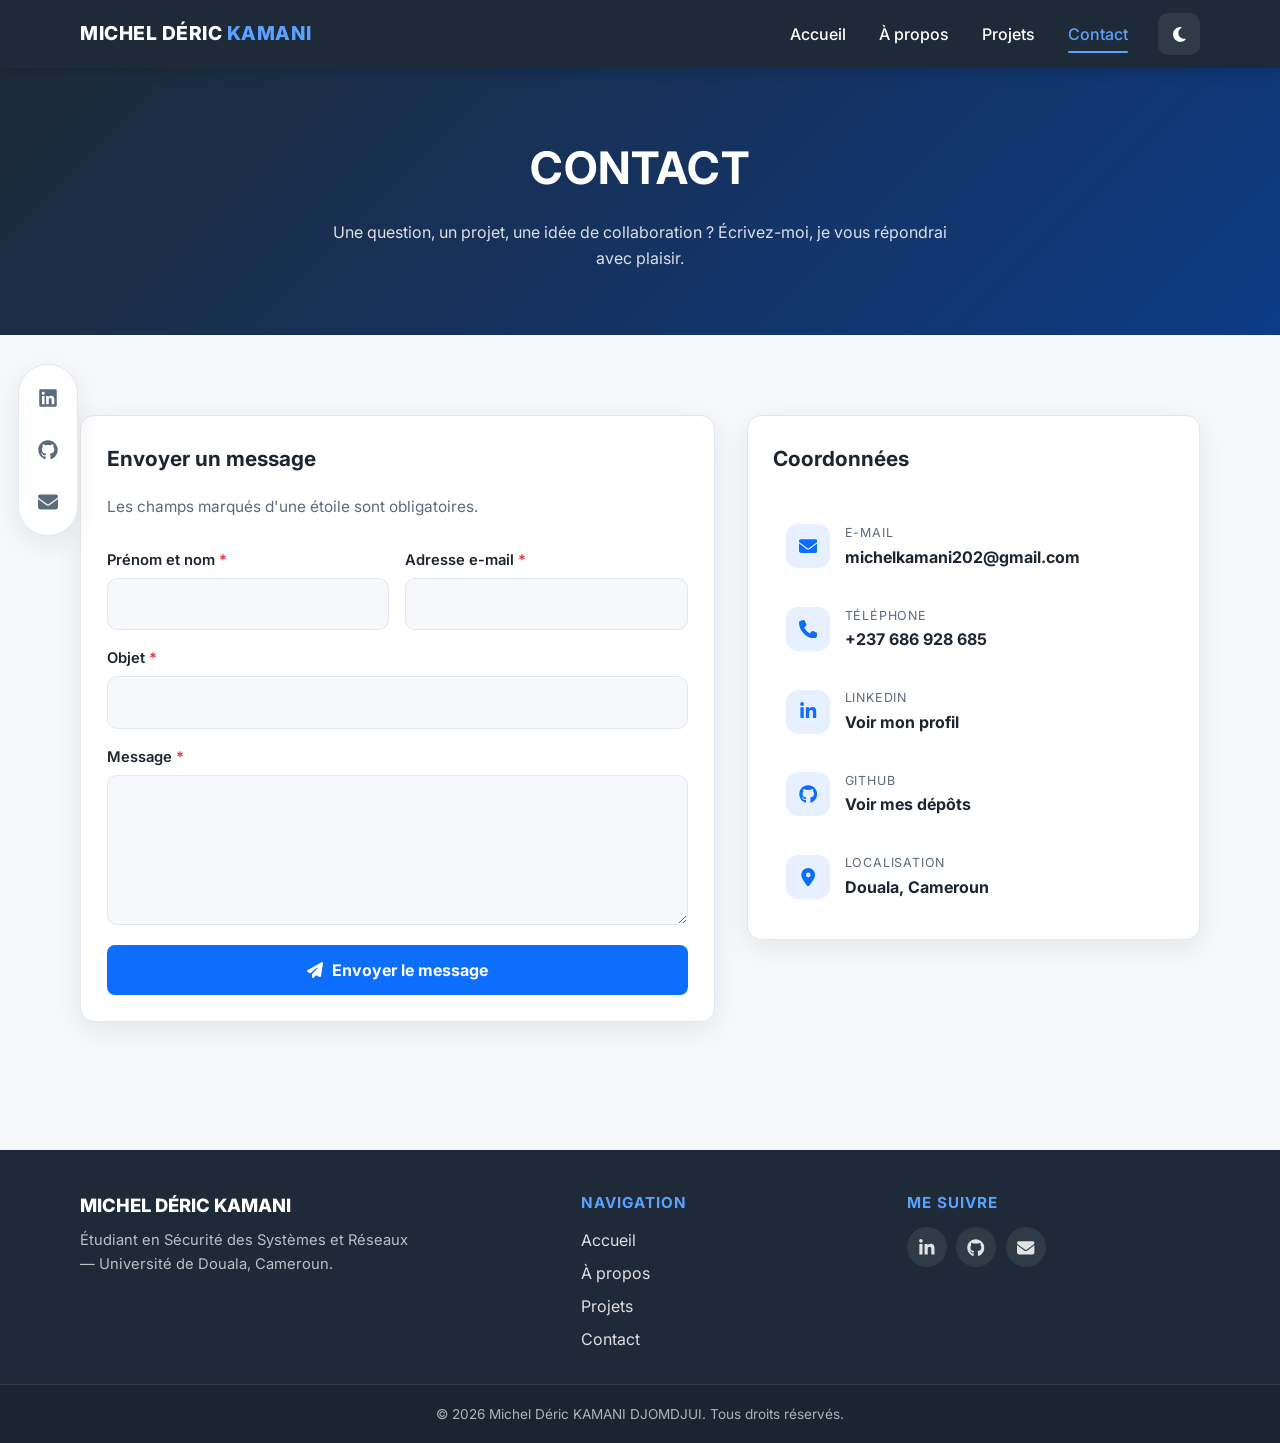
<file: contact.html>
<!DOCTYPE html>
<html lang="fr">
<head>
  <meta charset="UTF-8">
  <meta name="viewport" content="width=device-width, initial-scale=1.0">
  <title>Contact — Michel Déric KAMANI</title>
  <meta name="description" content="Contactez Michel Déric KAMANI DJOMDJUI pour échanger sur un projet, une collaboration ou une opportunité.">
  <meta name="author" content="Michel Déric KAMANI DJOMDJUI">
  <meta name="theme-color" content="#1E2A38">
  <meta property="og:type" content="website">
  <meta property="og:title" content="Contact — Michel Déric KAMANI">
  <meta property="og:description" content="Un projet, une question ou une collaboration ? Écrivez-moi.">
  <link rel="icon" href="data:image/svg+xml,%3Csvg xmlns='http://www.w3.org/2000/svg' viewBox='0 0 64 64'%3E%3Crect width='64' height='64' rx='14' fill='%231E2A38'/%3E%3Ctext x='50%25' y='54%25' font-family='Arial' font-size='30' font-weight='700' fill='%235aa2ff' text-anchor='middle' dominant-baseline='middle'%3EMK%3C/text%3E%3C/svg%3E">
  <script>
    (function () {
      try {
        var t = localStorage.getItem('theme') || document.documentElement.getAttribute('data-theme');
        if (!t) t = matchMedia('(prefers-color-scheme: dark)').matches ? 'dark' : 'light';
        document.documentElement.setAttribute('data-theme', t);
      } catch (e) {}
      document.documentElement.classList.add('js');
    })();
  </script>
  <link rel="preconnect" href="https://fonts.googleapis.com">
  <link rel="preconnect" href="https://fonts.gstatic.com" crossorigin>
  <link rel="stylesheet" href="https://fonts.googleapis.com/css2?family=Inter:wght@400;500;600;700;800&display=swap">
  <link rel="stylesheet" href="style.css">
</head>
<body>
  <svg xmlns="http://www.w3.org/2000/svg" style="position:absolute;width:0;height:0;overflow:hidden" aria-hidden="true" focusable="false"><!-- Icônes : Font Awesome Free 6.5.1 (CC BY 4.0) — fontawesome.com/license/free --><symbol id="i-moon" viewBox="0 0 384 512"><path d="M223.5 32C100 32 0 132.3 0 256S100 480 223.5 480c60.6 0 115.5-24.2 155.8-63.4c5-4.9 6.3-12.5 3.1-18.7s-10.1-9.7-17-8.5c-9.8 1.7-19.8 2.6-30.1 2.6c-96.9 0-175.5-78.8-175.5-176c0-65.8 36-123.1 89.3-153.3c6.1-3.5 9.2-10.5 7.7-17.3s-7.3-11.9-14.3-12.5c-6.3-.5-12.6-.8-19-.8z"/></symbol><symbol id="i-bars" viewBox="0 0 448 512"><path d="M0 96C0 78.3 14.3 64 32 64H416c17.7 0 32 14.3 32 32s-14.3 32-32 32H32C14.3 128 0 113.7 0 96zM0 256c0-17.7 14.3-32 32-32H416c17.7 0 32 14.3 32 32s-14.3 32-32 32H32c-17.7 0-32-14.3-32-32zM448 416c0 17.7-14.3 32-32 32H32c-17.7 0-32-14.3-32-32s14.3-32 32-32H416c17.7 0 32 14.3 32 32z"/></symbol><symbol id="i-linkedin" viewBox="0 0 448 512"><path d="M416 32H31.9C14.3 32 0 46.5 0 64.3v383.4C0 465.5 14.3 480 31.9 480H416c17.6 0 32-14.5 32-32.3V64.3c0-17.8-14.4-32.3-32-32.3zM135.4 416H69V202.2h66.5V416zm-33.2-243c-21.3 0-38.5-17.3-38.5-38.5S80.9 96 102.2 96c21.2 0 38.5 17.3 38.5 38.5 0 21.3-17.2 38.5-38.5 38.5zm282.1 243h-66.4V312c0-24.8-.5-56.7-34.5-56.7-34.6 0-39.9 27-39.9 54.9V416h-66.4V202.2h63.7v29.2h.9c8.9-16.8 30.6-34.5 62.9-34.5 67.2 0 79.7 44.3 79.7 101.9V416z"/></symbol><symbol id="i-github" viewBox="0 0 496 512"><path d="M165.9 397.4c0 2-2.3 3.6-5.2 3.6-3.3.3-5.6-1.3-5.6-3.6 0-2 2.3-3.6 5.2-3.6 3-.3 5.6 1.3 5.6 3.6zm-31.1-4.5c-.7 2 1.3 4.3 4.3 4.9 2.6 1 5.6 0 6.2-2s-1.3-4.3-4.3-5.2c-2.6-.7-5.5.3-6.2 2.3zm44.2-1.7c-2.9.7-4.9 2.6-4.6 4.9.3 2 2.9 3.3 5.9 2.6 2.9-.7 4.9-2.6 4.6-4.6-.3-1.9-3-3.2-5.9-2.9zM244.8 8C106.1 8 0 113.3 0 252c0 110.9 69.8 205.8 169.5 239.2 12.8 2.3 17.3-5.6 17.3-12.1 0-6.2-.3-40.4-.3-61.4 0 0-70 15-84.7-29.8 0 0-11.4-29.1-27.8-36.6 0 0-22.9-15.7 1.6-15.4 0 0 24.9 2 38.6 25.8 21.9 38.6 58.6 27.5 72.9 20.9 2.3-16 8.8-27.1 16-33.7-55.9-6.2-112.3-14.3-112.3-110.5 0-27.5 7.6-41.3 23.6-58.9-2.6-6.5-11.1-33.3 2.6-67.9 20.9-6.5 69 27 69 27 20-5.6 41.5-8.5 62.8-8.5s42.8 2.9 62.8 8.5c0 0 48.1-33.6 69-27 13.7 34.7 5.2 61.4 2.6 67.9 16 17.7 25.8 31.5 25.8 58.9 0 96.5-58.9 104.2-114.8 110.5 9.2 7.9 17 22.9 17 46.4 0 33.7-.3 75.4-.3 83.6 0 6.5 4.6 14.4 17.3 12.1C428.2 457.8 496 362.9 496 252 496 113.3 383.5 8 244.8 8zM97.2 352.9c-1.3 1-1 3.3.7 5.2 1.6 1.6 3.9 2.3 5.2 1 1.3-1 1-3.3-.7-5.2-1.6-1.6-3.9-2.3-5.2-1zm-10.8-8.1c-.7 1.3.3 2.9 2.3 3.9 1.6 1 3.6.7 4.3-.7.7-1.3-.3-2.9-2.3-3.9-2-.6-3.6-.3-4.3.7zm32.4 35.6c-1.6 1.3-1 4.3 1.3 6.2 2.3 2.3 5.2 2.6 6.5 1 1.3-1.3.7-4.3-1.3-6.2-2.2-2.3-5.2-2.6-6.5-1zm-11.4-14.7c-1.6 1-1.6 3.6 0 5.9 1.6 2.3 4.3 3.3 5.6 2.3 1.6-1.3 1.6-3.9 0-6.2-1.4-2.3-4-3.3-5.6-2z"/></symbol><symbol id="i-tiktok" viewBox="0 0 448 512"><path d="M448,209.91a210.06,210.06,0,0,1-122.77-39.25V349.38A162.55,162.55,0,1,1,185,188.31V278.2a74.62,74.62,0,1,0,52.23,71.18V0l88,0a121.18,121.18,0,0,0,1.86,22.17h0A122.18,122.18,0,0,0,381,102.39a121.43,121.43,0,0,0,67,20.14Z"/></symbol><symbol id="i-envelope" viewBox="0 0 512 512"><path d="M48 64C21.5 64 0 85.5 0 112c0 15.1 7.1 29.3 19.2 38.4L236.8 313.6c11.4 8.5 27 8.5 38.4 0L492.8 150.4c12.1-9.1 19.2-23.3 19.2-38.4c0-26.5-21.5-48-48-48H48zM0 176V384c0 35.3 28.7 64 64 64H448c35.3 0 64-28.7 64-64V176L294.4 339.2c-22.8 17.1-54 17.1-76.8 0L0 176z"/></symbol><symbol id="i-paper-plane" viewBox="0 0 512 512"><path d="M498.1 5.6c10.1 7 15.4 19.1 13.5 31.2l-64 416c-1.5 9.7-7.4 18.2-16 23s-18.9 5.4-28 1.6L284 427.7l-68.5 74.1c-8.9 9.7-22.9 12.9-35.2 8.1S160 493.2 160 480V396.4c0-4 1.5-7.8 4.2-10.7L331.8 202.8c5.8-6.3 5.6-16-.4-22s-15.7-6.4-22-.7L106 360.8 17.7 316.6C7.1 311.3 .3 300.7 0 288.9s5.9-22.8 16.1-28.7l448-256c10.7-6.1 23.9-5.5 34 1.4z"/></symbol><symbol id="i-phone" viewBox="0 0 512 512"><path d="M164.9 24.6c-7.7-18.6-28-28.5-47.4-23.2l-88 24C12.1 30.2 0 46 0 64C0 311.4 200.6 512 448 512c18 0 33.8-12.1 38.6-29.5l24-88c5.3-19.4-4.6-39.7-23.2-47.4l-96-40c-16.3-6.8-35.2-2.1-46.3 11.6L304.7 368C234.3 334.7 177.3 277.7 144 207.3L193.3 167c13.7-11.2 18.4-30 11.6-46.3l-40-96z"/></symbol><symbol id="i-whatsapp" viewBox="0 0 448 512"><path d="M380.9 97.1C339 55.1 283.2 32 223.9 32c-122.4 0-222 99.6-222 222 0 39.1 10.2 77.3 29.6 111L0 480l117.7-30.9c32.4 17.7 68.9 27 106.1 27h.1c122.3 0 224.1-99.6 224.1-222 0-59.3-25.2-115-67.1-157zm-157 341.6c-33.2 0-65.7-8.9-94-25.7l-6.7-4-69.8 18.3L72 359.2l-4.4-7c-18.5-29.4-28.2-63.3-28.2-98.2 0-101.7 82.8-184.5 184.6-184.5 49.3 0 95.6 19.2 130.4 54.1 34.8 34.9 56.2 81.2 56.1 130.5 0 101.8-84.9 184.6-186.6 184.6zm101.2-138.2c-5.5-2.8-32.8-16.2-37.9-18-5.1-1.9-8.8-2.8-12.5 2.8-3.7 5.6-14.3 18-17.6 21.8-3.2 3.7-6.5 4.2-12 1.4-32.6-16.3-54-29.1-75.5-66-5.7-9.8 5.7-9.1 16.3-30.3 1.8-3.7.9-6.9-.5-9.7-1.4-2.8-12.5-30.1-17.1-41.2-4.5-10.8-9.1-9.3-12.5-9.5-3.2-.2-6.9-.2-10.6-.2-3.7 0-9.7 1.4-14.8 6.9-5.1 5.6-19.4 19-19.4 46.3 0 27.3 19.9 53.7 22.6 57.4 2.8 3.7 39.1 59.7 94.8 83.8 35.2 15.2 49 16.5 66.6 13.9 10.7-1.6 32.8-13.4 37.4-26.4 4.6-13 4.6-24.1 3.2-26.4-1.3-2.5-5-3.9-10.5-6.6z"/></symbol><symbol id="i-linkedin-in" viewBox="0 0 448 512"><path d="M100.28 448H7.4V148.9h92.88zM53.79 108.1C24.09 108.1 0 83.5 0 53.8a53.79 53.79 0 0 1 107.58 0c0 29.7-24.1 54.3-53.79 54.3zM447.9 448h-92.68V302.4c0-34.7-.7-79.2-48.29-79.2-48.29 0-55.69 37.7-55.69 76.7V448h-92.78V148.9h89.08v40.8h1.3c12.4-23.5 42.69-48.3 87.88-48.3 94 0 111.28 61.9 111.28 142.3V448z"/></symbol><symbol id="i-location-dot" viewBox="0 0 384 512"><path d="M215.7 499.2C267 435 384 279.4 384 192C384 86 298 0 192 0S0 86 0 192c0 87.4 117 243 168.3 307.2c12.3 15.3 35.1 15.3 47.4 0zM192 128a64 64 0 1 1 0 128 64 64 0 1 1 0-128z"/></symbol><symbol id="i-sun" viewBox="0 0 512 512"><path d="M361.5 1.2c5 2.1 8.6 6.6 9.6 11.9L391 121l107.9 19.8c5.3 1 9.8 4.6 11.9 9.6s1.5 10.7-1.6 15.2L446.9 256l62.3 90.3c3.1 4.5 3.7 10.2 1.6 15.2s-6.6 8.6-11.9 9.6L391 391 371.1 498.9c-1 5.3-4.6 9.8-9.6 11.9s-10.7 1.5-15.2-1.6L256 446.9l-90.3 62.3c-4.5 3.1-10.2 3.7-15.2 1.6s-8.6-6.6-9.6-11.9L121 391 13.1 371.1c-5.3-1-9.8-4.6-11.9-9.6s-1.5-10.7 1.6-15.2L65.1 256 2.8 165.7c-3.1-4.5-3.7-10.2-1.6-15.2s6.6-8.6 11.9-9.6L121 121 140.9 13.1c1-5.3 4.6-9.8 9.6-11.9s10.7-1.5 15.2 1.6L256 65.1 346.3 2.8c4.5-3.1 10.2-3.7 15.2-1.6zM160 256a96 96 0 1 1 192 0 96 96 0 1 1 -192 0zm224 0a128 128 0 1 0 -256 0 128 128 0 1 0 256 0z"/></symbol><symbol id="i-xmark" viewBox="0 0 384 512"><path d="M342.6 150.6c12.5-12.5 12.5-32.8 0-45.3s-32.8-12.5-45.3 0L192 210.7 86.6 105.4c-12.5-12.5-32.8-12.5-45.3 0s-12.5 32.8 0 45.3L146.7 256 41.4 361.4c-12.5 12.5-12.5 32.8 0 45.3s32.8 12.5 45.3 0L192 301.3 297.4 406.6c12.5 12.5 32.8 12.5 45.3 0s12.5-32.8 0-45.3L237.3 256 342.6 150.6z"/></symbol><symbol id="i-arrow-up" viewBox="0 0 384 512"><path d="M214.6 41.4c-12.5-12.5-32.8-12.5-45.3 0l-160 160c-12.5 12.5-12.5 32.8 0 45.3s32.8 12.5 45.3 0L160 141.2V448c0 17.7 14.3 32 32 32s32-14.3 32-32V141.2L329.4 246.6c12.5 12.5 32.8 12.5 45.3 0s12.5-32.8 0-45.3l-160-160z"/></symbol></svg>
  <a class="skip-link" href="#main">Aller au contenu</a>

  <header class="navbar">
    <div class="nav-inner">
      <a href="index.html" class="logo">MICHEL DÉRIC <span>KAMANI</span></a>
      <nav id="nav-links" class="nav-links" aria-label="Navigation principale">
        <a href="index.html">Accueil</a>
        <a href="about.html">À propos</a>
        <a href="projets.html">Projets</a>
        <a href="contact.html" aria-current="page">Contact</a>
      </nav>
      <div class="nav-actions">
        <button id="theme-toggle" class="icon-btn" type="button" aria-label="Activer le thème sombre"><svg class="icon" aria-hidden="true" focusable="false"><use href="#i-moon"/></svg></button>
        <button class="icon-btn nav-toggle" type="button" aria-label="Ouvrir le menu" aria-expanded="false" aria-controls="nav-links"><svg class="icon" aria-hidden="true" focusable="false"><use href="#i-bars"/></svg></button>
      </div>
    </div>
  </header>

  <aside class="social-bar" aria-label="Réseaux sociaux" data-hide-if-empty>
    <a data-link="linkedin" aria-label="LinkedIn" title="LinkedIn" hidden><svg class="icon" aria-hidden="true" focusable="false"><use href="#i-linkedin"/></svg></a>
    <a data-link="github" aria-label="GitHub" title="GitHub" hidden><svg class="icon" aria-hidden="true" focusable="false"><use href="#i-github"/></svg></a>
    <a data-link="tiktok" aria-label="TikTok" title="TikTok" hidden><svg class="icon" aria-hidden="true" focusable="false"><use href="#i-tiktok"/></svg></a>
    <a data-link="email" aria-label="Envoyer un e-mail" title="E-mail" hidden><svg class="icon" aria-hidden="true" focusable="false"><use href="#i-envelope"/></svg></a>
  </aside>

  <main id="main">
    <div class="page-header">
      <h1>Contact</h1>
      <p>Une question, un projet, une idée de collaboration ? Écrivez-moi, je vous répondrai avec plaisir.</p>
    </div>

    <section class="section" aria-label="Formulaire et coordonnées">
      <div class="container contact-grid">

        <div class="card form-card reveal">
          <h2>Envoyer un message</h2>
          <p>Les champs marqués d'une étoile sont obligatoires.</p>
          <form id="contact-form" novalidate>
            <div class="form-row">
              <div class="field">
                <label for="fullname">Prénom et nom <span aria-hidden="true">*</span></label>
                <input type="text" id="fullname" name="fullname" autocomplete="name" required minlength="2" maxlength="80">
              </div>
              <div class="field">
                <label for="email">Adresse e-mail <span aria-hidden="true">*</span></label>
                <input type="email" id="email" name="email" autocomplete="email" required maxlength="120">
              </div>
            </div>
            <div class="field">
              <label for="subject">Objet <span aria-hidden="true">*</span></label>
              <input type="text" id="subject" name="subject" required minlength="3" maxlength="120">
            </div>
            <div class="field">
              <label for="message">Message <span aria-hidden="true">*</span></label>
              <textarea id="message" name="message" required minlength="10" maxlength="3000"></textarea>
            </div>
            <div class="hp" aria-hidden="true">
              <label for="website">Ne pas remplir</label>
              <input type="text" id="website" name="website" tabindex="-1" autocomplete="off">
            </div>
            <button type="submit" class="btn"><svg class="icon" aria-hidden="true" focusable="false"><use href="#i-paper-plane"/></svg> Envoyer le message</button>
            <p class="form-status" role="status" aria-live="polite"></p>
          </form>
        </div>

        <aside class="card contact-card reveal" aria-label="Coordonnées">
          <h2>Coordonnées</h2>
          <div class="contact-list">
            <a class="contact-item" data-link="email" hidden>
              <span class="card-icon"><svg class="icon" aria-hidden="true" focusable="false"><use href="#i-envelope"/></svg></span>
              <span><small>E-mail</small><strong data-text></strong></span>
            </a>
            <a class="contact-item" data-link="phone" hidden>
              <span class="card-icon"><svg class="icon" aria-hidden="true" focusable="false"><use href="#i-phone"/></svg></span>
              <span><small>Téléphone</small><strong data-text></strong></span>
            </a>
            <a class="contact-item" data-link="whatsapp" hidden>
              <span class="card-icon"><svg class="icon" aria-hidden="true" focusable="false"><use href="#i-whatsapp"/></svg></span>
              <span><small>WhatsApp</small><strong>Écrire sur WhatsApp</strong></span>
            </a>
            <a class="contact-item" data-link="linkedin" hidden>
              <span class="card-icon"><svg class="icon" aria-hidden="true" focusable="false"><use href="#i-linkedin-in"/></svg></span>
              <span><small>LinkedIn</small><strong>Voir mon profil</strong></span>
            </a>
            <a class="contact-item" data-link="github" hidden>
              <span class="card-icon"><svg class="icon" aria-hidden="true" focusable="false"><use href="#i-github"/></svg></span>
              <span><small>GitHub</small><strong>Voir mes dépôts</strong></span>
            </a>
            <a class="contact-item" data-link="tiktok" hidden>
              <span class="card-icon"><svg class="icon" aria-hidden="true" focusable="false"><use href="#i-tiktok"/></svg></span>
              <span><small>TikTok</small><strong>Me suivre</strong></span>
            </a>
            <div class="contact-item">
              <span class="card-icon"><svg class="icon" aria-hidden="true" focusable="false"><use href="#i-location-dot"/></svg></span>
              <span><small>Localisation</small><strong>Douala, Cameroun</strong></span>
            </div>
          </div>
        </aside>

      </div>
    </section>
  </main>

  <footer class="footer">
    <div class="container footer-grid">
      <div>
        <span class="footer-brand">MICHEL DÉRIC KAMANI</span>
        <p>Étudiant en Sécurité des Systèmes et Réseaux — Université de Douala, Cameroun.</p>
      </div>
      <div>
        <h3>Navigation</h3>
        <ul>
          <li><a href="index.html">Accueil</a></li>
          <li><a href="about.html">À propos</a></li>
          <li><a href="projets.html">Projets</a></li>
          <li><a href="contact.html">Contact</a></li>
        </ul>
      </div>
      <div data-hide-if-empty>
        <h3>Me suivre</h3>
        <div class="footer-social">
          <a data-link="linkedin" aria-label="LinkedIn" hidden><svg class="icon" aria-hidden="true" focusable="false"><use href="#i-linkedin-in"/></svg></a>
          <a data-link="github" aria-label="GitHub" hidden><svg class="icon" aria-hidden="true" focusable="false"><use href="#i-github"/></svg></a>
          <a data-link="tiktok" aria-label="TikTok" hidden><svg class="icon" aria-hidden="true" focusable="false"><use href="#i-tiktok"/></svg></a>
          <a data-link="email" aria-label="E-mail" hidden><svg class="icon" aria-hidden="true" focusable="false"><use href="#i-envelope"/></svg></a>
        </div>
      </div>
    </div>
    <p class="copyright">© <span data-year>2026</span> Michel Déric KAMANI DJOMDJUI. Tous droits réservés.</p>
  </footer>

  <script src="script.js"></script>
</body>
</html>
</file>
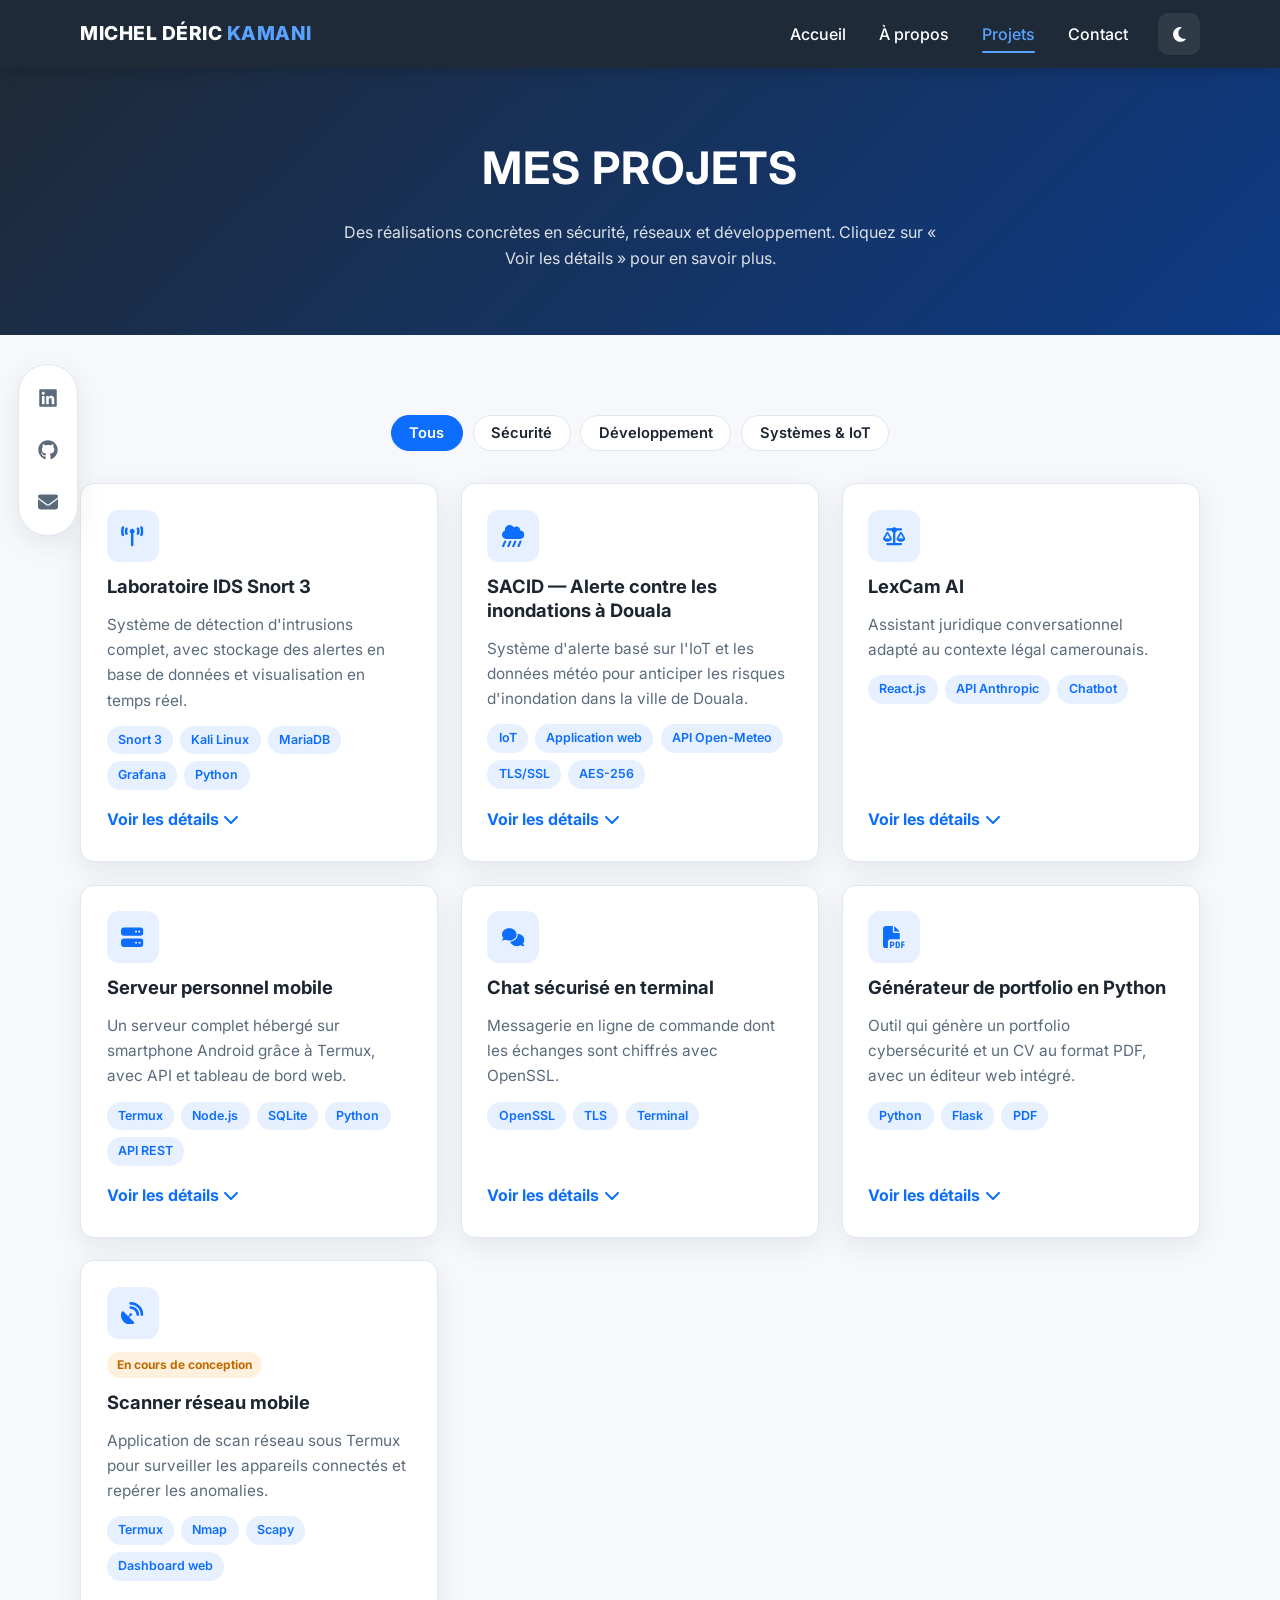
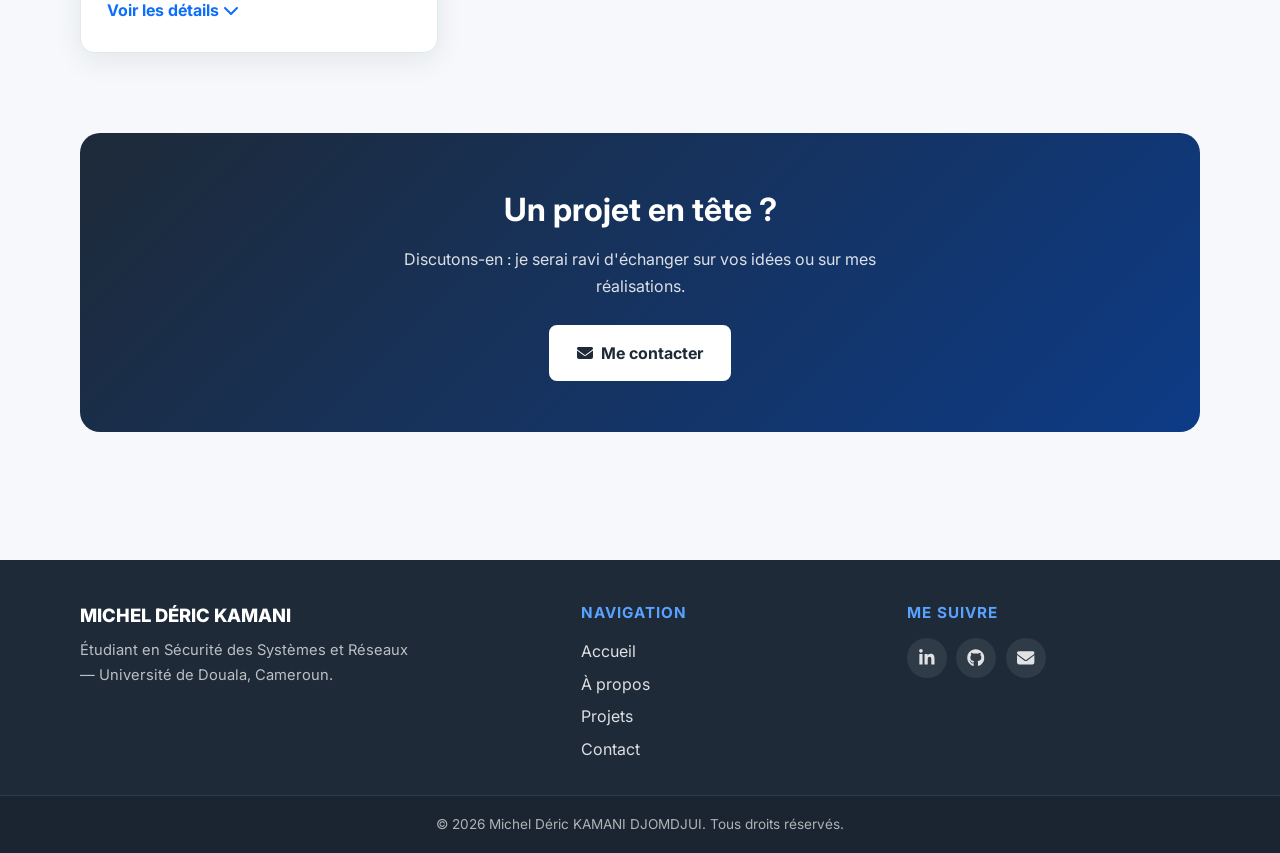
<file: projets.html>
<!DOCTYPE html>
<html lang="fr">
<head>
  <meta charset="UTF-8">
  <meta name="viewport" content="width=device-width, initial-scale=1.0">
  <title>Projets — Michel Déric KAMANI</title>
  <meta name="description" content="Projets de Michel Déric KAMANI : laboratoire IDS Snort 3, système d'alerte aux inondations SACID, assistant juridique LexCam AI, serveur mobile Termux et plus.">
  <meta name="author" content="Michel Déric KAMANI DJOMDJUI">
  <meta name="theme-color" content="#1E2A38">
  <meta property="og:type" content="website">
  <meta property="og:title" content="Projets — Michel Déric KAMANI">
  <meta property="og:description" content="Sécurité réseau, IoT, développement web : découvrez mes réalisations.">
  <link rel="icon" href="data:image/svg+xml,%3Csvg xmlns='http://www.w3.org/2000/svg' viewBox='0 0 64 64'%3E%3Crect width='64' height='64' rx='14' fill='%231E2A38'/%3E%3Ctext x='50%25' y='54%25' font-family='Arial' font-size='30' font-weight='700' fill='%235aa2ff' text-anchor='middle' dominant-baseline='middle'%3EMK%3C/text%3E%3C/svg%3E">
  <script>
    (function () {
      try {
        var t = localStorage.getItem('theme') || document.documentElement.getAttribute('data-theme');
        if (!t) t = matchMedia('(prefers-color-scheme: dark)').matches ? 'dark' : 'light';
        document.documentElement.setAttribute('data-theme', t);
      } catch (e) {}
      document.documentElement.classList.add('js');
    })();
  </script>
  <link rel="preconnect" href="https://fonts.googleapis.com">
  <link rel="preconnect" href="https://fonts.gstatic.com" crossorigin>
  <link rel="stylesheet" href="https://fonts.googleapis.com/css2?family=Inter:wght@400;500;600;700;800&display=swap">
  <link rel="stylesheet" href="style.css">
</head>
<body>
  <svg xmlns="http://www.w3.org/2000/svg" style="position:absolute;width:0;height:0;overflow:hidden" aria-hidden="true" focusable="false"><!-- Icônes : Font Awesome Free 6.5.1 (CC BY 4.0) — fontawesome.com/license/free --><symbol id="i-moon" viewBox="0 0 384 512"><path d="M223.5 32C100 32 0 132.3 0 256S100 480 223.5 480c60.6 0 115.5-24.2 155.8-63.4c5-4.9 6.3-12.5 3.1-18.7s-10.1-9.7-17-8.5c-9.8 1.7-19.8 2.6-30.1 2.6c-96.9 0-175.5-78.8-175.5-176c0-65.8 36-123.1 89.3-153.3c6.1-3.5 9.2-10.5 7.7-17.3s-7.3-11.9-14.3-12.5c-6.3-.5-12.6-.8-19-.8z"/></symbol><symbol id="i-bars" viewBox="0 0 448 512"><path d="M0 96C0 78.3 14.3 64 32 64H416c17.7 0 32 14.3 32 32s-14.3 32-32 32H32C14.3 128 0 113.7 0 96zM0 256c0-17.7 14.3-32 32-32H416c17.7 0 32 14.3 32 32s-14.3 32-32 32H32c-17.7 0-32-14.3-32-32zM448 416c0 17.7-14.3 32-32 32H32c-17.7 0-32-14.3-32-32s14.3-32 32-32H416c17.7 0 32 14.3 32 32z"/></symbol><symbol id="i-linkedin" viewBox="0 0 448 512"><path d="M416 32H31.9C14.3 32 0 46.5 0 64.3v383.4C0 465.5 14.3 480 31.9 480H416c17.6 0 32-14.5 32-32.3V64.3c0-17.8-14.4-32.3-32-32.3zM135.4 416H69V202.2h66.5V416zm-33.2-243c-21.3 0-38.5-17.3-38.5-38.5S80.9 96 102.2 96c21.2 0 38.5 17.3 38.5 38.5 0 21.3-17.2 38.5-38.5 38.5zm282.1 243h-66.4V312c0-24.8-.5-56.7-34.5-56.7-34.6 0-39.9 27-39.9 54.9V416h-66.4V202.2h63.7v29.2h.9c8.9-16.8 30.6-34.5 62.9-34.5 67.2 0 79.7 44.3 79.7 101.9V416z"/></symbol><symbol id="i-github" viewBox="0 0 496 512"><path d="M165.9 397.4c0 2-2.3 3.6-5.2 3.6-3.3.3-5.6-1.3-5.6-3.6 0-2 2.3-3.6 5.2-3.6 3-.3 5.6 1.3 5.6 3.6zm-31.1-4.5c-.7 2 1.3 4.3 4.3 4.9 2.6 1 5.6 0 6.2-2s-1.3-4.3-4.3-5.2c-2.6-.7-5.5.3-6.2 2.3zm44.2-1.7c-2.9.7-4.9 2.6-4.6 4.9.3 2 2.9 3.3 5.9 2.6 2.9-.7 4.9-2.6 4.6-4.6-.3-1.9-3-3.2-5.9-2.9zM244.8 8C106.1 8 0 113.3 0 252c0 110.9 69.8 205.8 169.5 239.2 12.8 2.3 17.3-5.6 17.3-12.1 0-6.2-.3-40.4-.3-61.4 0 0-70 15-84.7-29.8 0 0-11.4-29.1-27.8-36.6 0 0-22.9-15.7 1.6-15.4 0 0 24.9 2 38.6 25.8 21.9 38.6 58.6 27.5 72.9 20.9 2.3-16 8.8-27.1 16-33.7-55.9-6.2-112.3-14.3-112.3-110.5 0-27.5 7.6-41.3 23.6-58.9-2.6-6.5-11.1-33.3 2.6-67.9 20.9-6.5 69 27 69 27 20-5.6 41.5-8.5 62.8-8.5s42.8 2.9 62.8 8.5c0 0 48.1-33.6 69-27 13.7 34.7 5.2 61.4 2.6 67.9 16 17.7 25.8 31.5 25.8 58.9 0 96.5-58.9 104.2-114.8 110.5 9.2 7.9 17 22.9 17 46.4 0 33.7-.3 75.4-.3 83.6 0 6.5 4.6 14.4 17.3 12.1C428.2 457.8 496 362.9 496 252 496 113.3 383.5 8 244.8 8zM97.2 352.9c-1.3 1-1 3.3.7 5.2 1.6 1.6 3.9 2.3 5.2 1 1.3-1 1-3.3-.7-5.2-1.6-1.6-3.9-2.3-5.2-1zm-10.8-8.1c-.7 1.3.3 2.9 2.3 3.9 1.6 1 3.6.7 4.3-.7.7-1.3-.3-2.9-2.3-3.9-2-.6-3.6-.3-4.3.7zm32.4 35.6c-1.6 1.3-1 4.3 1.3 6.2 2.3 2.3 5.2 2.6 6.5 1 1.3-1.3.7-4.3-1.3-6.2-2.2-2.3-5.2-2.6-6.5-1zm-11.4-14.7c-1.6 1-1.6 3.6 0 5.9 1.6 2.3 4.3 3.3 5.6 2.3 1.6-1.3 1.6-3.9 0-6.2-1.4-2.3-4-3.3-5.6-2z"/></symbol><symbol id="i-tiktok" viewBox="0 0 448 512"><path d="M448,209.91a210.06,210.06,0,0,1-122.77-39.25V349.38A162.55,162.55,0,1,1,185,188.31V278.2a74.62,74.62,0,1,0,52.23,71.18V0l88,0a121.18,121.18,0,0,0,1.86,22.17h0A122.18,122.18,0,0,0,381,102.39a121.43,121.43,0,0,0,67,20.14Z"/></symbol><symbol id="i-envelope" viewBox="0 0 512 512"><path d="M48 64C21.5 64 0 85.5 0 112c0 15.1 7.1 29.3 19.2 38.4L236.8 313.6c11.4 8.5 27 8.5 38.4 0L492.8 150.4c12.1-9.1 19.2-23.3 19.2-38.4c0-26.5-21.5-48-48-48H48zM0 176V384c0 35.3 28.7 64 64 64H448c35.3 0 64-28.7 64-64V176L294.4 339.2c-22.8 17.1-54 17.1-76.8 0L0 176z"/></symbol><symbol id="i-tower-broadcast" viewBox="0 0 576 512"><path d="M80.3 44C69.8 69.9 64 98.2 64 128s5.8 58.1 16.3 84c6.6 16.4-1.3 35-17.7 41.7s-35-1.3-41.7-17.7C7.4 202.6 0 166.1 0 128S7.4 53.4 20.9 20C27.6 3.6 46.2-4.3 62.6 2.3S86.9 27.6 80.3 44zM555.1 20C568.6 53.4 576 89.9 576 128s-7.4 74.6-20.9 108c-6.6 16.4-25.3 24.3-41.7 17.7S489.1 228.4 495.7 212c10.5-25.9 16.3-54.2 16.3-84s-5.8-58.1-16.3-84C489.1 27.6 497 9 513.4 2.3s35 1.3 41.7 17.7zM352 128c0 23.7-12.9 44.4-32 55.4V480c0 17.7-14.3 32-32 32s-32-14.3-32-32V183.4c-19.1-11.1-32-31.7-32-55.4c0-35.3 28.7-64 64-64s64 28.7 64 64zM170.6 76.8C163.8 92.4 160 109.7 160 128s3.8 35.6 10.6 51.2c7.1 16.2-.3 35.1-16.5 42.1s-35.1-.3-42.1-16.5c-10.3-23.6-16-49.6-16-76.8s5.7-53.2 16-76.8c7.1-16.2 25.9-23.6 42.1-16.5s23.6 25.9 16.5 42.1zM464 51.2c10.3 23.6 16 49.6 16 76.8s-5.7 53.2-16 76.8c-7.1 16.2-25.9 23.6-42.1 16.5s-23.6-25.9-16.5-42.1c6.8-15.6 10.6-32.9 10.6-51.2s-3.8-35.6-10.6-51.2c-7.1-16.2 .3-35.1 16.5-42.1s35.1 .3 42.1 16.5z"/></symbol><symbol id="i-chevron-down" viewBox="0 0 512 512"><path d="M233.4 406.6c12.5 12.5 32.8 12.5 45.3 0l192-192c12.5-12.5 12.5-32.8 0-45.3s-32.8-12.5-45.3 0L256 338.7 86.6 169.4c-12.5-12.5-32.8-12.5-45.3 0s-12.5 32.8 0 45.3l192 192z"/></symbol><symbol id="i-cloud-showers-heavy" viewBox="0 0 512 512"><path d="M96 320c-53 0-96-43-96-96c0-42.5 27.6-78.6 65.9-91.2C64.7 126.1 64 119.1 64 112C64 50.1 114.1 0 176 0c43.1 0 80.5 24.3 99.2 60c14.7-17.1 36.5-28 60.8-28c44.2 0 80 35.8 80 80c0 5.5-.6 10.8-1.6 16c.5 0 1.1 0 1.6 0c53 0 96 43 96 96s-43 96-96 96H96zM81.5 353.9c12.2 5.2 17.8 19.3 12.6 31.5l-48 112c-5.2 12.2-19.3 17.8-31.5 12.6S-3.3 490.7 1.9 478.5l48-112c5.2-12.2 19.3-17.8 31.5-12.6zm120 0c12.2 5.2 17.8 19.3 12.6 31.5l-48 112c-5.2 12.2-19.3 17.8-31.5 12.6s-17.8-19.3-12.6-31.5l48-112c5.2-12.2 19.3-17.8 31.5-12.6zm244.6 31.5l-48 112c-5.2 12.2-19.3 17.8-31.5 12.6s-17.8-19.3-12.6-31.5l48-112c5.2-12.2 19.3-17.8 31.5-12.6s17.8 19.3 12.6 31.5zM313.5 353.9c12.2 5.2 17.8 19.3 12.6 31.5l-48 112c-5.2 12.2-19.3 17.8-31.5 12.6s-17.8-19.3-12.6-31.5l48-112c5.2-12.2 19.3-17.8 31.5-12.6z"/></symbol><symbol id="i-scale-balanced" viewBox="0 0 640 512"><path d="M384 32H512c17.7 0 32 14.3 32 32s-14.3 32-32 32H398.4c-5.2 25.8-22.9 47.1-46.4 57.3V448H512c17.7 0 32 14.3 32 32s-14.3 32-32 32H320 128c-17.7 0-32-14.3-32-32s14.3-32 32-32H288V153.3c-23.5-10.3-41.2-31.6-46.4-57.3H128c-17.7 0-32-14.3-32-32s14.3-32 32-32H256c14.6-19.4 37.8-32 64-32s49.4 12.6 64 32zm55.6 288H584.4L512 195.8 439.6 320zM512 416c-62.9 0-115.2-34-126-78.9c-2.6-11 1-22.3 6.7-32.1l95.2-163.2c5-8.6 14.2-13.8 24.1-13.8s19.1 5.3 24.1 13.8l95.2 163.2c5.7 9.8 9.3 21.1 6.7 32.1C627.2 382 574.9 416 512 416zM126.8 195.8L54.4 320H199.3L126.8 195.8zM.9 337.1c-2.6-11 1-22.3 6.7-32.1l95.2-163.2c5-8.6 14.2-13.8 24.1-13.8s19.1 5.3 24.1 13.8l95.2 163.2c5.7 9.8 9.3 21.1 6.7 32.1C242 382 189.7 416 126.8 416S11.7 382 .9 337.1z"/></symbol><symbol id="i-server" viewBox="0 0 512 512"><path d="M64 32C28.7 32 0 60.7 0 96v64c0 35.3 28.7 64 64 64H448c35.3 0 64-28.7 64-64V96c0-35.3-28.7-64-64-64H64zm280 72a24 24 0 1 1 0 48 24 24 0 1 1 0-48zm48 24a24 24 0 1 1 48 0 24 24 0 1 1 -48 0zM64 288c-35.3 0-64 28.7-64 64v64c0 35.3 28.7 64 64 64H448c35.3 0 64-28.7 64-64V352c0-35.3-28.7-64-64-64H64zm280 72a24 24 0 1 1 0 48 24 24 0 1 1 0-48zm56 24a24 24 0 1 1 48 0 24 24 0 1 1 -48 0z"/></symbol><symbol id="i-comments" viewBox="0 0 640 512"><path d="M208 352c114.9 0 208-78.8 208-176S322.9 0 208 0S0 78.8 0 176c0 38.6 14.7 74.3 39.6 103.4c-3.5 9.4-8.7 17.7-14.2 24.7c-4.8 6.2-9.7 11-13.3 14.3c-1.8 1.6-3.3 2.9-4.3 3.7c-.5 .4-.9 .7-1.1 .8l-.2 .2 0 0 0 0C1 327.2-1.4 334.4 .8 340.9S9.1 352 16 352c21.8 0 43.8-5.6 62.1-12.5c9.2-3.5 17.8-7.4 25.3-11.4C134.1 343.3 169.8 352 208 352zM448 176c0 112.3-99.1 196.9-216.5 207C255.8 457.4 336.4 512 432 512c38.2 0 73.9-8.7 104.7-23.9c7.5 4 16 7.9 25.2 11.4c18.3 6.9 40.3 12.5 62.1 12.5c6.9 0 13.1-4.5 15.2-11.1c2.1-6.6-.2-13.8-5.8-17.9l0 0 0 0-.2-.2c-.2-.2-.6-.4-1.1-.8c-1-.8-2.5-2-4.3-3.7c-3.6-3.3-8.5-8.1-13.3-14.3c-5.5-7-10.7-15.4-14.2-24.7c24.9-29 39.6-64.7 39.6-103.4c0-92.8-84.9-168.9-192.6-175.5c.4 5.1 .6 10.3 .6 15.5z"/></symbol><symbol id="i-file-pdf" viewBox="0 0 512 512"><path d="M0 64C0 28.7 28.7 0 64 0L224 0l0 128c0 17.7 14.3 32 32 32l128 0 0 144-208 0c-35.3 0-64 28.7-64 64l0 144-48 0c-35.3 0-64-28.7-64-64L0 64zm384 64l-128 0L256 0 384 128zM176 352l32 0c30.9 0 56 25.1 56 56s-25.1 56-56 56l-16 0 0 32c0 8.8-7.2 16-16 16s-16-7.2-16-16l0-48 0-80c0-8.8 7.2-16 16-16zm32 80c13.3 0 24-10.7 24-24s-10.7-24-24-24l-16 0 0 48 16 0zm96-80l32 0c26.5 0 48 21.5 48 48l0 64c0 26.5-21.5 48-48 48l-32 0c-8.8 0-16-7.2-16-16l0-128c0-8.8 7.2-16 16-16zm32 128c8.8 0 16-7.2 16-16l0-64c0-8.8-7.2-16-16-16l-16 0 0 96 16 0zm80-112c0-8.8 7.2-16 16-16l48 0c8.8 0 16 7.2 16 16s-7.2 16-16 16l-32 0 0 32 32 0c8.8 0 16 7.2 16 16s-7.2 16-16 16l-32 0 0 48c0 8.8-7.2 16-16 16s-16-7.2-16-16l0-64 0-64z"/></symbol><symbol id="i-satellite-dish" viewBox="0 0 512 512"><path d="M192 32c0-17.7 14.3-32 32-32C383.1 0 512 128.9 512 288c0 17.7-14.3 32-32 32s-32-14.3-32-32C448 164.3 347.7 64 224 64c-17.7 0-32-14.3-32-32zM60.6 220.6L164.7 324.7l28.4-28.4c-.7-2.6-1.1-5.4-1.1-8.3c0-17.7 14.3-32 32-32s32 14.3 32 32s-14.3 32-32 32c-2.9 0-5.6-.4-8.3-1.1l-28.4 28.4L291.4 451.4c14.5 14.5 11.8 38.8-7.3 46.3C260.5 506.9 234.9 512 208 512C93.1 512 0 418.9 0 304c0-26.9 5.1-52.5 14.4-76.1c7.5-19 31.8-21.8 46.3-7.3zM224 96c106 0 192 86 192 192c0 17.7-14.3 32-32 32s-32-14.3-32-32c0-70.7-57.3-128-128-128c-17.7 0-32-14.3-32-32s14.3-32 32-32z"/></symbol><symbol id="i-linkedin-in" viewBox="0 0 448 512"><path d="M100.28 448H7.4V148.9h92.88zM53.79 108.1C24.09 108.1 0 83.5 0 53.8a53.79 53.79 0 0 1 107.58 0c0 29.7-24.1 54.3-53.79 54.3zM447.9 448h-92.68V302.4c0-34.7-.7-79.2-48.29-79.2-48.29 0-55.69 37.7-55.69 76.7V448h-92.78V148.9h89.08v40.8h1.3c12.4-23.5 42.69-48.3 87.88-48.3 94 0 111.28 61.9 111.28 142.3V448z"/></symbol><symbol id="i-sun" viewBox="0 0 512 512"><path d="M361.5 1.2c5 2.1 8.6 6.6 9.6 11.9L391 121l107.9 19.8c5.3 1 9.8 4.6 11.9 9.6s1.5 10.7-1.6 15.2L446.9 256l62.3 90.3c3.1 4.5 3.7 10.2 1.6 15.2s-6.6 8.6-11.9 9.6L391 391 371.1 498.9c-1 5.3-4.6 9.8-9.6 11.9s-10.7 1.5-15.2-1.6L256 446.9l-90.3 62.3c-4.5 3.1-10.2 3.7-15.2 1.6s-8.6-6.6-9.6-11.9L121 391 13.1 371.1c-5.3-1-9.8-4.6-11.9-9.6s-1.5-10.7 1.6-15.2L65.1 256 2.8 165.7c-3.1-4.5-3.7-10.2-1.6-15.2s6.6-8.6 11.9-9.6L121 121 140.9 13.1c1-5.3 4.6-9.8 9.6-11.9s10.7-1.5 15.2 1.6L256 65.1 346.3 2.8c4.5-3.1 10.2-3.7 15.2-1.6zM160 256a96 96 0 1 1 192 0 96 96 0 1 1 -192 0zm224 0a128 128 0 1 0 -256 0 128 128 0 1 0 256 0z"/></symbol><symbol id="i-xmark" viewBox="0 0 384 512"><path d="M342.6 150.6c12.5-12.5 12.5-32.8 0-45.3s-32.8-12.5-45.3 0L192 210.7 86.6 105.4c-12.5-12.5-32.8-12.5-45.3 0s-12.5 32.8 0 45.3L146.7 256 41.4 361.4c-12.5 12.5-12.5 32.8 0 45.3s32.8 12.5 45.3 0L192 301.3 297.4 406.6c12.5 12.5 32.8 12.5 45.3 0s12.5-32.8 0-45.3L237.3 256 342.6 150.6z"/></symbol><symbol id="i-arrow-up" viewBox="0 0 384 512"><path d="M214.6 41.4c-12.5-12.5-32.8-12.5-45.3 0l-160 160c-12.5 12.5-12.5 32.8 0 45.3s32.8 12.5 45.3 0L160 141.2V448c0 17.7 14.3 32 32 32s32-14.3 32-32V141.2L329.4 246.6c12.5 12.5 32.8 12.5 45.3 0s12.5-32.8 0-45.3l-160-160z"/></symbol></svg>
  <a class="skip-link" href="#main">Aller au contenu</a>

  <header class="navbar">
    <div class="nav-inner">
      <a href="index.html" class="logo">MICHEL DÉRIC <span>KAMANI</span></a>
      <nav id="nav-links" class="nav-links" aria-label="Navigation principale">
        <a href="index.html">Accueil</a>
        <a href="about.html">À propos</a>
        <a href="projets.html" aria-current="page">Projets</a>
        <a href="contact.html">Contact</a>
      </nav>
      <div class="nav-actions">
        <button id="theme-toggle" class="icon-btn" type="button" aria-label="Activer le thème sombre"><svg class="icon" aria-hidden="true" focusable="false"><use href="#i-moon"/></svg></button>
        <button class="icon-btn nav-toggle" type="button" aria-label="Ouvrir le menu" aria-expanded="false" aria-controls="nav-links"><svg class="icon" aria-hidden="true" focusable="false"><use href="#i-bars"/></svg></button>
      </div>
    </div>
  </header>

  <aside class="social-bar" aria-label="Réseaux sociaux" data-hide-if-empty>
    <a data-link="linkedin" aria-label="LinkedIn" title="LinkedIn" hidden><svg class="icon" aria-hidden="true" focusable="false"><use href="#i-linkedin"/></svg></a>
    <a data-link="github" aria-label="GitHub" title="GitHub" hidden><svg class="icon" aria-hidden="true" focusable="false"><use href="#i-github"/></svg></a>
    <a data-link="tiktok" aria-label="TikTok" title="TikTok" hidden><svg class="icon" aria-hidden="true" focusable="false"><use href="#i-tiktok"/></svg></a>
    <a data-link="email" aria-label="Envoyer un e-mail" title="E-mail" hidden><svg class="icon" aria-hidden="true" focusable="false"><use href="#i-envelope"/></svg></a>
  </aside>

  <main id="main">
    <div class="page-header">
      <h1>Mes projets</h1>
      <p>Des réalisations concrètes en sécurité, réseaux et développement. Cliquez sur « Voir les détails » pour en savoir plus.</p>
    </div>

    <section class="section" aria-label="Liste des projets">
      <div class="container">
        <div class="filters" role="group" aria-label="Filtrer les projets">
          <button class="filter-btn" type="button" data-filter="all" aria-pressed="true">Tous</button>
          <button class="filter-btn" type="button" data-filter="securite" aria-pressed="false">Sécurité</button>
          <button class="filter-btn" type="button" data-filter="dev" aria-pressed="false">Développement</button>
          <button class="filter-btn" type="button" data-filter="systemes" aria-pressed="false">Systèmes &amp; IoT</button>
        </div>

        <div id="projects-grid" class="grid">

          <article class="card project reveal" data-category="securite systemes">
            <div class="card-icon"><svg class="icon" aria-hidden="true" focusable="false"><use href="#i-tower-broadcast"/></svg></div>
            <h3>Laboratoire IDS Snort 3</h3>
            <p>Système de détection d'intrusions complet, avec stockage des alertes en base de données et visualisation en temps réel.</p>
            <div class="tags"><span class="tag">Snort 3</span><span class="tag">Kali Linux</span><span class="tag">MariaDB</span><span class="tag">Grafana</span><span class="tag">Python</span></div>
            <div class="more" id="more-snort">
              <ul>
                <li>Installation et configuration de Snort 3 sous Kali Linux.</li>
                <li>Règles personnalisées pour le trafic ICMP, TCP, HTTP et ARP.</li>
                <li>Script Python (<code>snort2db.py</code>) pour analyser les alertes et les enregistrer dans MySQL/MariaDB.</li>
                <li>Tableau de bord Grafana pour suivre les alertes en temps réel.</li>
                <li>Diagnostic et correction des erreurs de configuration, de syntaxe des règles et de connexion à la base.</li>
              </ul>
            </div>
            <button class="toggle" type="button" aria-expanded="false" aria-controls="more-snort"><span>Voir les détails</span><svg class="icon" aria-hidden="true" focusable="false"><use href="#i-chevron-down"/></svg></button>
          </article>

          <article class="card project reveal" data-category="securite systemes">
            <div class="card-icon"><svg class="icon" aria-hidden="true" focusable="false"><use href="#i-cloud-showers-heavy"/></svg></div>
            <h3>SACID — Alerte contre les inondations à Douala</h3>
            <p>Système d'alerte basé sur l'IoT et les données météo pour anticiper les risques d'inondation dans la ville de Douala.</p>
            <div class="tags"><span class="tag">IoT</span><span class="tag">Application web</span><span class="tag">API Open-Meteo</span><span class="tag">TLS/SSL</span><span class="tag">AES-256</span></div>
            <div class="more" id="more-sacid">
              <ul>
                <li>Projet réalisé dans le cadre de l'unité TPE INF 376.</li>
                <li>Application web intégrant les données de l'API Open-Meteo et les bulletins de l'ONACC.</li>
                <li>Volet sécurité : chiffrement TLS/SSL, IDS/IPS, contrôle d'accès par rôles (RBAC) et chiffrement AES-256.</li>
                <li>Préparation de la présentation et des réponses aux questions du jury.</li>
              </ul>
            </div>
            <button class="toggle" type="button" aria-expanded="false" aria-controls="more-sacid"><span>Voir les détails</span><svg class="icon" aria-hidden="true" focusable="false"><use href="#i-chevron-down"/></svg></button>
          </article>

          <article class="card project reveal" data-category="dev">
            <div class="card-icon"><svg class="icon" aria-hidden="true" focusable="false"><use href="#i-scale-balanced"/></svg></div>
            <h3>LexCam AI</h3>
            <p>Assistant juridique conversationnel adapté au contexte légal camerounais.</p>
            <div class="tags"><span class="tag">React.js</span><span class="tag">API Anthropic</span><span class="tag">Chatbot</span></div>
            <div class="more" id="more-lexcam">
              <ul>
                <li>Interface de discussion développée en React.js.</li>
                <li>Intégration de l'API Anthropic pour générer les réponses.</li>
                <li>Orientation vers le contexte juridique du Cameroun.</li>
              </ul>
            </div>
            <button class="toggle" type="button" aria-expanded="false" aria-controls="more-lexcam"><span>Voir les détails</span><svg class="icon" aria-hidden="true" focusable="false"><use href="#i-chevron-down"/></svg></button>
          </article>

          <article class="card project reveal" data-category="dev systemes">
            <div class="card-icon"><svg class="icon" aria-hidden="true" focusable="false"><use href="#i-server"/></svg></div>
            <h3>Serveur personnel mobile</h3>
            <p>Un serveur complet hébergé sur smartphone Android grâce à Termux, avec API et tableau de bord web.</p>
            <div class="tags"><span class="tag">Termux</span><span class="tag">Node.js</span><span class="tag">SQLite</span><span class="tag">Python</span><span class="tag">API REST</span></div>
            <div class="more" id="more-termux">
              <ul>
                <li>Environnement Linux mobile installé via F-Droid et Termux.</li>
                <li>API REST en Node.js avec base de données SQLite et scripts Python.</li>
                <li>Tableau de bord web pour gérer les utilisateurs, les fichiers et les tâches.</li>
              </ul>
            </div>
            <button class="toggle" type="button" aria-expanded="false" aria-controls="more-termux"><span>Voir les détails</span><svg class="icon" aria-hidden="true" focusable="false"><use href="#i-chevron-down"/></svg></button>
          </article>

          <article class="card project reveal" data-category="securite">
            <div class="card-icon"><svg class="icon" aria-hidden="true" focusable="false"><use href="#i-comments"/></svg></div>
            <h3>Chat sécurisé en terminal</h3>
            <p>Messagerie en ligne de commande dont les échanges sont chiffrés avec OpenSSL.</p>
            <div class="tags"><span class="tag">OpenSSL</span><span class="tag">TLS</span><span class="tag">Terminal</span></div>
            <div class="more" id="more-openssl">
              <ul>
                <li>Mise en place d'un serveur et d'un client avec <code>openssl s_server</code> et <code>s_client</code>.</li>
                <li>Communication chiffrée entre deux terminaux.</li>
              </ul>
            </div>
            <button class="toggle" type="button" aria-expanded="false" aria-controls="more-openssl"><span>Voir les détails</span><svg class="icon" aria-hidden="true" focusable="false"><use href="#i-chevron-down"/></svg></button>
          </article>

          <article class="card project reveal" data-category="dev">
            <div class="card-icon"><svg class="icon" aria-hidden="true" focusable="false"><use href="#i-file-pdf"/></svg></div>
            <h3>Générateur de portfolio en Python</h3>
            <p>Outil qui génère un portfolio cybersécurité et un CV au format PDF, avec un éditeur web intégré.</p>
            <div class="tags"><span class="tag">Python</span><span class="tag">Flask</span><span class="tag">PDF</span></div>
            <div class="more" id="more-gen">
              <ul>
                <li>Génération automatique d'un CV en PDF.</li>
                <li>Éditeur basé sur Flask pour modifier le contenu facilement.</li>
              </ul>
            </div>
            <button class="toggle" type="button" aria-expanded="false" aria-controls="more-gen"><span>Voir les détails</span><svg class="icon" aria-hidden="true" focusable="false"><use href="#i-chevron-down"/></svg></button>
          </article>

          <article class="card project reveal" data-category="securite systemes">
            <div class="card-icon"><svg class="icon" aria-hidden="true" focusable="false"><use href="#i-satellite-dish"/></svg></div>
            <span class="badge-status">En cours de conception</span>
            <h3>Scanner réseau mobile</h3>
            <p>Application de scan réseau sous Termux pour surveiller les appareils connectés et repérer les anomalies.</p>
            <div class="tags"><span class="tag">Termux</span><span class="tag">Nmap</span><span class="tag">Scapy</span><span class="tag">Dashboard web</span></div>
            <div class="more" id="more-scan">
              <ul>
                <li>Détection des appareils connectés au réseau.</li>
                <li>Repérage des ports ouverts suspects.</li>
                <li>Alerte lors de l'apparition d'un nouvel appareil inconnu.</li>
                <li>Tableau de bord web local.</li>
              </ul>
            </div>
            <button class="toggle" type="button" aria-expanded="false" aria-controls="more-scan"><span>Voir les détails</span><svg class="icon" aria-hidden="true" focusable="false"><use href="#i-chevron-down"/></svg></button>
          </article>

        </div>
        <p id="no-result" class="no-result" hidden>Aucun projet dans cette catégorie pour le moment.</p>
      </div>
    </section>

    <section class="section" style="padding-top:0" aria-labelledby="cta-title">
      <div class="container">
        <div class="cta reveal">
          <h2 id="cta-title">Un projet en tête ?</h2>
          <p>Discutons-en : je serai ravi d'échanger sur vos idées ou sur mes réalisations.</p>
          <a href="contact.html" class="btn"><svg class="icon" aria-hidden="true" focusable="false"><use href="#i-envelope"/></svg> Me contacter</a>
        </div>
      </div>
    </section>
  </main>

  <footer class="footer">
    <div class="container footer-grid">
      <div>
        <span class="footer-brand">MICHEL DÉRIC KAMANI</span>
        <p>Étudiant en Sécurité des Systèmes et Réseaux — Université de Douala, Cameroun.</p>
      </div>
      <div>
        <h3>Navigation</h3>
        <ul>
          <li><a href="index.html">Accueil</a></li>
          <li><a href="about.html">À propos</a></li>
          <li><a href="projets.html">Projets</a></li>
          <li><a href="contact.html">Contact</a></li>
        </ul>
      </div>
      <div data-hide-if-empty>
        <h3>Me suivre</h3>
        <div class="footer-social">
          <a data-link="linkedin" aria-label="LinkedIn" hidden><svg class="icon" aria-hidden="true" focusable="false"><use href="#i-linkedin-in"/></svg></a>
          <a data-link="github" aria-label="GitHub" hidden><svg class="icon" aria-hidden="true" focusable="false"><use href="#i-github"/></svg></a>
          <a data-link="tiktok" aria-label="TikTok" hidden><svg class="icon" aria-hidden="true" focusable="false"><use href="#i-tiktok"/></svg></a>
          <a data-link="email" aria-label="E-mail" hidden><svg class="icon" aria-hidden="true" focusable="false"><use href="#i-envelope"/></svg></a>
        </div>
      </div>
    </div>
    <p class="copyright">© <span data-year>2026</span> Michel Déric KAMANI DJOMDJUI. Tous droits réservés.</p>
  </footer>

  <script src="script.js"></script>
</body>
</html>
</file>
<file: style.css>
/* ==========================================================
   Portfolio — Michel Déric KAMANI DJOMDJUI
   Feuille de style commune à toutes les pages
   ========================================================== */

/* ---------- Variables (thème clair par défaut) ---------- */
:root {
  --navy: #1E2A38;
  --blue: #0D6EFD;
  --blue-dark: #0844a4;
  --accent: #0D6EFD;
  --accent-soft: rgba(13, 110, 253, .10);
  --bg: #f6f8fb;
  --surface: #ffffff;
  --surface-alt: #eef2f8;
  --text: #1c2530;
  --muted: #5b6b7c;
  --border: #e1e7ef;
  --navbar-bg: #1E2A38;
  --footer-bg: #1E2A38;
  --shadow: 0 8px 28px rgba(30, 42, 56, .08);
  --shadow-hover: 0 14px 34px rgba(30, 42, 56, .16);
  --radius: 14px;
  --nav-h: 68px;
  --maxw: 1120px;
  color-scheme: light;
}

[data-theme="dark"] {
  --accent: #5aa2ff;
  --accent-soft: rgba(90, 162, 255, .14);
  --bg: #0f1620;
  --surface: #17212e;
  --surface-alt: #1d2938;
  --text: #e8edf3;
  --muted: #9fb0c2;
  --border: #27364a;
  --navbar-bg: #0b121b;
  --footer-bg: #0b121b;
  --shadow: 0 8px 28px rgba(0, 0, 0, .35);
  --shadow-hover: 0 14px 34px rgba(0, 0, 0, .5);
  color-scheme: dark;
}

/* ---------- Reset & base ---------- */
*, *::before, *::after { margin: 0; padding: 0; box-sizing: border-box; }
[hidden] { display: none !important; }

html {
  scroll-behavior: smooth;
  scroll-padding-top: calc(var(--nav-h) + 16px);
  -webkit-text-size-adjust: 100%;
}

body {
  font-family: 'Inter', 'Segoe UI', Arial, sans-serif;
  background: var(--bg);
  color: var(--text);
  font-size: 16px;
  line-height: 1.65;
  min-height: 100vh;
  display: flex;
  flex-direction: column;
  transition: background .3s, color .3s;
}

main { flex: 1; }
.icon { width: 1em; height: 1em; fill: currentColor; display: inline-block; vertical-align: -0.125em; flex-shrink: 0; }
img, svg { max-width: 100%; display: block; }
a { color: var(--accent); }
ul { list-style: none; }

:focus-visible {
  outline: 3px solid var(--blue);
  outline-offset: 3px;
  border-radius: 6px;
}

.container { width: min(var(--maxw), 100% - 2rem); margin-inline: auto; }

.skip-link {
  position: absolute; left: 1rem; top: -60px; z-index: 300;
  background: var(--blue); color: #fff; padding: .6rem 1rem;
  border-radius: 8px; text-decoration: none; font-weight: 600;
  transition: top .2s;
}
.skip-link:focus { top: 1rem; }

/* ---------- Barre de navigation ---------- */
.navbar {
  position: sticky; top: env(safe-area-inset-top, 0px); z-index: 100;
  background: var(--navbar-bg); color: #fff;
  box-shadow: 0 2px 14px rgba(0, 0, 0, .18);
}
.nav-inner {
  width: min(var(--maxw), 100% - 2rem); margin-inline: auto;
  height: var(--nav-h);
  display: flex; align-items: center; justify-content: space-between; gap: 1rem;
}
.logo {
  color: #fff; text-decoration: none; font-size: 1.2rem;
  font-weight: 800; letter-spacing: .5px; white-space: nowrap;
}
.logo span { color: #5aa2ff; }

.nav-links { display: flex; align-items: center; gap: .25rem; margin-left: auto; }
.nav-links a {
  color: #fff; text-decoration: none; font-weight: 500;
  padding: .5rem .9rem; border-radius: 8px; position: relative;
  transition: color .3s, transform .3s, background .3s;
}
.nav-links a:hover { color: #5aa2ff; transform: translateY(-2px); }
.nav-links a[aria-current="page"] { color: #5aa2ff; }
.nav-links a[aria-current="page"]::after {
  content: ""; position: absolute; left: .9rem; right: .9rem; bottom: .15rem;
  height: 2px; background: #5aa2ff; border-radius: 2px;
}

.nav-actions { display: flex; align-items: center; gap: .5rem; }
.icon-btn {
  width: 42px; height: 42px; display: inline-flex; align-items: center; justify-content: center;
  background: rgba(255, 255, 255, .08); color: #fff; border: 0; border-radius: 10px;
  font-size: 1.05rem; cursor: pointer; transition: background .3s;
}
.icon-btn:hover { background: rgba(255, 255, 255, .18); }
.nav-toggle { display: none; }

/* ---------- Barre sociale latérale ---------- */
.social-bar {
  position: fixed; top: 50%; left: 18px; transform: translateY(-50%);
  display: flex; flex-direction: column; gap: 14px; z-index: 50;
  background: var(--surface); padding: 14px 10px; border-radius: 40px;
  border: 1px solid var(--border); box-shadow: var(--shadow);
}
.social-bar a {
  width: 38px; height: 38px; border-radius: 50%;
  display: inline-flex; align-items: center; justify-content: center;
  font-size: 20px; color: var(--muted); text-decoration: none;
  transition: transform .3s, color .3s, background .3s;
}
.social-bar a:hover { transform: scale(1.18); background: var(--accent-soft); }
.social-bar a[data-link="linkedin"]:hover { color: #0A66C2; }
.social-bar a[data-link="github"]:hover { color: var(--text); }
.social-bar a[data-link="tiktok"]:hover { color: var(--text); }
.social-bar a[data-link="email"]:hover { color: #D44638; }

/* ---------- Boutons ---------- */
.btn {
  display: inline-flex; align-items: center; justify-content: center; gap: .55rem;
  background: var(--blue); color: #fff; padding: .8rem 1.6rem;
  border-radius: 8px; border: 2px solid var(--blue);
  text-decoration: none; font-weight: 700; font-size: 1rem; font-family: inherit;
  cursor: pointer; transition: background .3s, transform .3s, box-shadow .3s, border-color .3s;
}
.btn:hover { background: var(--blue-dark); border-color: var(--blue-dark); transform: translateY(-2px); box-shadow: 0 8px 20px rgba(13, 110, 253, .3); }
.btn-outline { background: transparent; color: var(--accent); border-color: var(--accent); }
.btn-outline:hover { background: var(--blue); color: #fff; border-color: var(--blue); }
.btn-group { display: flex; flex-wrap: wrap; gap: .8rem; justify-content: center; }

/* ---------- Hero ---------- */
.hero {
  display: flex; flex-direction: column; align-items: center; justify-content: center;
  text-align: center; padding: clamp(3.5rem, 9vw, 6.5rem) 1rem;
  min-height: calc(100vh - var(--nav-h) - 60px);
  background:
    radial-gradient(900px 400px at 50% -10%, var(--accent-soft), transparent 70%),
    var(--surface);
  border-bottom: 1px solid var(--border);
}
.hero-badge {
  width: 96px; height: 96px; border-radius: 50%;
  display: flex; align-items: center; justify-content: center;
  font-size: 2.6rem; color: #fff;
  background: linear-gradient(135deg, var(--navy), var(--blue));
  box-shadow: 0 10px 30px rgba(13, 110, 253, .35);
  margin-bottom: 1.4rem;
}
.eyebrow {
  text-transform: uppercase; letter-spacing: 2px; font-size: .8rem;
  font-weight: 700; color: var(--accent); margin-bottom: .8rem;
}
.hero h1 {
  font-size: clamp(1.8rem, 5.5vw, 3.2rem); line-height: 1.15;
  color: var(--text); text-transform: uppercase; font-weight: 800;
  margin-bottom: .8rem;
}
.hero h1 em { font-style: normal; color: var(--accent); }
.hero-role {
  font-size: clamp(1.05rem, 2.6vw, 1.4rem); font-weight: 600;
  color: var(--muted); min-height: 1.9em; margin-bottom: 1rem;
}
.cursor {
  display: inline-block; width: 2px; height: 1.1em; background: var(--accent);
  margin-left: 3px; vertical-align: -0.15em; animation: blink 1s steps(1) infinite;
}
@keyframes blink { 50% { opacity: 0; } }
.hero p.lead {
  max-width: 680px; margin-bottom: 2rem; color: var(--muted);
  font-size: clamp(1rem, 2.2vw, 1.1rem);
}

/* ---------- Sections ---------- */
.section { padding: clamp(3rem, 7vw, 5rem) 0; }
.section.alt { background: var(--surface); border-block: 1px solid var(--border); }
.section-head { text-align: center; max-width: 640px; margin: 0 auto 2.5rem; }
.section-head h2 { font-size: clamp(1.5rem, 3.5vw, 2.1rem); line-height: 1.25; margin-bottom: .6rem; }
.section-head h2::after {
  content: ""; display: block; width: 56px; height: 4px; border-radius: 4px;
  background: var(--blue); margin: .7rem auto 0;
}
.section-head p { color: var(--muted); }

.page-header {
  background: linear-gradient(135deg, var(--navy), #0d3b86);
  color: #fff; text-align: center; padding: clamp(2.5rem, 6vw, 4rem) 1rem;
}
.page-header h1 { font-size: clamp(1.8rem, 5vw, 2.8rem); text-transform: uppercase; letter-spacing: 1px; }
.page-header p { max-width: 620px; margin: .8rem auto 0; color: rgba(255, 255, 255, .85); }

/* ---------- Cartes ---------- */
.grid {
  display: grid; gap: 1.4rem;
  grid-template-columns: repeat(auto-fill, minmax(min(100%, 300px), 1fr));
}
.card {
  background: var(--surface); border: 1px solid var(--border);
  border-radius: var(--radius); padding: 1.6rem; box-shadow: var(--shadow);
  display: flex; flex-direction: column; gap: .8rem;
  transition: transform .3s, box-shadow .3s, border-color .3s;
}
.card:hover { transform: translateY(-5px); box-shadow: var(--shadow-hover); border-color: var(--accent); }
.card-icon {
  width: 52px; height: 52px; border-radius: 12px; flex-shrink: 0;
  display: flex; align-items: center; justify-content: center;
  background: var(--accent-soft); color: var(--accent); font-size: 1.4rem;
}
.card h3 { font-size: 1.15rem; line-height: 1.3; }
.card p { color: var(--muted); font-size: .96rem; }

.tags { display: flex; flex-wrap: wrap; gap: .45rem; }
.tag {
  background: var(--accent-soft); color: var(--accent);
  font-size: .78rem; font-weight: 600; padding: .25rem .7rem; border-radius: 999px;
}
.badge-status {
  align-self: flex-start; font-size: .75rem; font-weight: 700;
  padding: .2rem .65rem; border-radius: 999px;
  background: rgba(255, 159, 28, .15); color: #c26a00;
}
[data-theme="dark"] .badge-status { color: #ffb44d; }

/* Projets */
.filters { display: flex; flex-wrap: wrap; gap: .6rem; justify-content: center; margin-bottom: 2rem; }
.filter-btn {
  font-family: inherit; font-size: .92rem; font-weight: 600; cursor: pointer;
  padding: .5rem 1.1rem; border-radius: 999px;
  border: 1.5px solid var(--border); background: var(--surface); color: var(--text);
  transition: all .25s;
}
.filter-btn:hover { border-color: var(--accent); color: var(--accent); }
.filter-btn[aria-pressed="true"] { background: var(--blue); border-color: var(--blue); color: #fff; }

.project .more { display: none; border-top: 1px dashed var(--border); padding-top: .8rem; }
.project .more.open { display: block; }
.project .more ul { list-style: disc; padding-left: 1.2rem; color: var(--muted); font-size: .94rem; }
.project .more li + li { margin-top: .3rem; }
.project .toggle {
  margin-top: auto; align-self: flex-start; background: none; border: 0;
  color: var(--accent); font: inherit; font-weight: 700; cursor: pointer; padding: .2rem 0;
}
.project .toggle .icon { transition: transform .3s; margin-left: .3rem; }
.project .toggle[aria-expanded="true"] .icon { transform: rotate(180deg); }
.project.is-hidden { display: none; }
.no-result { text-align: center; color: var(--muted); margin-top: 1rem; }

.card-link { text-decoration: none; color: inherit; }
.card-link h3 { color: var(--text); }
.card-link .more-link { margin-top: auto; color: var(--accent); font-weight: 700; font-size: .92rem; }

/* À propos */
.about-grid { display: grid; gap: 2rem; grid-template-columns: 1.6fr 1fr; align-items: start; }
.about-text p + p { margin-top: 1rem; }
.about-text p { color: var(--muted); font-size: 1.04rem; }
.about-text strong { color: var(--text); }
.info-list { display: grid; gap: 1rem; }
.info-list li { display: flex; gap: .9rem; align-items: flex-start; }
.info-list .icon { color: var(--accent); margin-top: .3rem; width: 1.2rem; text-align: center; }
.info-list small { display: block; color: var(--muted); font-size: .8rem; text-transform: uppercase; letter-spacing: .8px; }
.info-list span { font-weight: 600; }

.timeline { position: relative; max-width: 780px; margin: 0 auto; padding-left: 1.8rem; border-left: 3px solid var(--accent-soft); }
.timeline-item { position: relative; padding-bottom: 1.8rem; }
.timeline-item:last-child { padding-bottom: 0; }
.timeline-item::before {
  content: ""; position: absolute; left: calc(-1.8rem - 9px); top: .35rem;
  width: 15px; height: 15px; border-radius: 50%;
  background: var(--blue); border: 3px solid var(--bg);
}
.section.alt .timeline-item::before { border-color: var(--surface); }
.timeline-item h3 { font-size: 1.1rem; }
.timeline-item .when { color: var(--accent); font-weight: 700; font-size: .85rem; }
.timeline-item p { color: var(--muted); margin-top: .3rem; }

.cert { flex-direction: row; align-items: center; gap: 1rem; }
.cert .card-icon { background: var(--blue); color: #fff; }

/* Appel à l'action */
.cta {
  text-align: center; background: linear-gradient(135deg, var(--navy), #0d3b86);
  color: #fff; border-radius: 20px; padding: clamp(2rem, 5vw, 3.2rem) 1.5rem;
}
.cta h2 { font-size: clamp(1.4rem, 3.5vw, 2rem); margin-bottom: .6rem; }
.cta p { color: rgba(255, 255, 255, .85); max-width: 560px; margin: 0 auto 1.6rem; }
.cta .btn { background: #fff; color: var(--navy); border-color: #fff; }
.cta .btn:hover { background: #dbe8ff; border-color: #dbe8ff; box-shadow: none; }

/* ---------- Contact ---------- */
.contact-grid { display: grid; gap: 2rem; grid-template-columns: 1.4fr 1fr; align-items: start; }
.form-card h2, .contact-card h2 { font-size: 1.3rem; margin-bottom: .3rem; }
.form-row { display: grid; gap: 1rem; grid-template-columns: 1fr 1fr; }
.field { display: flex; flex-direction: column; gap: .35rem; margin-top: 1rem; }
.field label { font-weight: 600; font-size: .92rem; }
.field label span { color: #dc3545; }
.field input, .field textarea {
  font: inherit; color: var(--text); background: var(--bg);
  border: 1.5px solid var(--border); border-radius: 10px; padding: .75rem .9rem;
  width: 100%; transition: border-color .25s, box-shadow .25s;
}
.field textarea { min-height: 150px; resize: vertical; }
.field input:focus, .field textarea:focus {
  outline: none; border-color: var(--blue); box-shadow: 0 0 0 4px var(--accent-soft);
}
.field input:user-invalid, .field textarea:user-invalid { border-color: #dc3545; }
.hp { position: absolute; left: -9999px; width: 1px; height: 1px; overflow: hidden; }
.form-card .btn { margin-top: 1.3rem; width: 100%; }
.form-status { margin-top: 1rem; padding: .8rem 1rem; border-radius: 10px; font-weight: 600; display: none; }
.form-status.ok { display: block; background: rgba(25, 135, 84, .14); color: #198754; }
.form-status.err { display: block; background: rgba(220, 53, 69, .14); color: #dc3545; }
[data-theme="dark"] .form-status.ok { color: #4cd08a; }
[data-theme="dark"] .form-status.err { color: #ff7b88; }

.contact-list { display: grid; gap: .6rem; margin-top: 1rem; }
.contact-item {
  display: flex; align-items: center; gap: .9rem; text-decoration: none; color: var(--text);
  padding: .75rem; border-radius: 12px; border: 1px solid transparent;
  transition: background .25s, border-color .25s, transform .25s;
}
a.contact-item:hover { background: var(--accent-soft); border-color: var(--accent); transform: translateX(3px); }
.contact-item .card-icon { width: 44px; height: 44px; font-size: 1.15rem; }
.contact-item small { display: block; color: var(--muted); font-size: .78rem; text-transform: uppercase; letter-spacing: .8px; }
.contact-item strong { word-break: break-word; }

/* ---------- Pied de page ---------- */
.footer { background: var(--footer-bg); color: #fff; margin-top: 3rem; padding-top: 2.5rem; }
.footer-grid { display: grid; gap: 2rem; grid-template-columns: 1.6fr 1fr 1fr; padding-bottom: 2rem; }
.footer-brand { font-size: 1.15rem; font-weight: 800; }
.footer p { color: rgba(255, 255, 255, .7); font-size: .92rem; margin-top: .5rem; max-width: 340px; }
.footer h3 { font-size: .95rem; text-transform: uppercase; letter-spacing: 1px; margin-bottom: .8rem; color: #5aa2ff; }
.footer li + li { margin-top: .4rem; }
.footer a { color: rgba(255, 255, 255, .85); text-decoration: none; transition: color .25s; }
.footer a:hover { color: #5aa2ff; }
.footer-social { display: flex; flex-wrap: wrap; gap: .6rem; }
.footer-social a {
  width: 40px; height: 40px; display: inline-flex; align-items: center; justify-content: center;
  border-radius: 50%; background: rgba(255, 255, 255, .08); font-size: 1.1rem;
  transition: background .25s, transform .25s;
}
.footer-social a:hover { background: var(--blue); color: #fff; transform: translateY(-3px); }
.footer .copyright {
  text-align: center; padding: 1.1rem 1rem; font-size: .85rem;
  border-top: 1px solid rgba(255, 255, 255, .1); color: rgba(255, 255, 255, .65);
  margin: 0; max-width: none; width: 100%; background: rgba(0, 0, 0, .12);
}

/* ---------- Retour en haut ---------- */
.to-top {
  position: fixed; right: 18px; bottom: 18px; z-index: 90;
  width: 46px; height: 46px; border-radius: 50%; border: 0; cursor: pointer;
  background: var(--blue); color: #fff; font-size: 1.1rem;
  box-shadow: 0 8px 20px rgba(13, 110, 253, .4);
  opacity: 0; transform: translateY(12px); pointer-events: none;
  transition: opacity .3s, transform .3s, background .3s;
}
.to-top.show { opacity: 1; transform: none; pointer-events: auto; }
.to-top:hover { background: var(--blue-dark); }

/* ---------- Animation d'apparition ---------- */
.js .reveal { opacity: 0; transform: translateY(24px); transition: opacity .7s ease, transform .7s ease; }
.js .reveal.visible { opacity: 1; transform: none; }

/* ---------- Responsive ---------- */
@media (max-width: 1180px) {
  .social-bar { display: none; }
}

@media (max-width: 900px) {
  .about-grid, .contact-grid { grid-template-columns: 1fr; }
  .footer-grid { grid-template-columns: 1fr 1fr; }
  .footer-grid > :first-child { grid-column: 1 / -1; }
}

@media (max-width: 820px) {
  .nav-toggle { display: inline-flex; }
  .nav-links {
    position: absolute; top: 100%; left: 0; right: 0; margin: 0;
    flex-direction: column; align-items: stretch; gap: 0;
    background: var(--navbar-bg); padding: .5rem 1rem 1rem;
    border-top: 1px solid rgba(255, 255, 255, .1);
    box-shadow: 0 14px 24px rgba(0, 0, 0, .25);
    display: none;
  }
  .nav-links.open { display: flex; }
  .nav-links a { padding: .95rem .6rem; }
  .nav-links a:hover { transform: none; background: rgba(255, 255, 255, .06); }
  .nav-links a[aria-current="page"]::after { left: .6rem; right: auto; width: 28px; bottom: .45rem; }
  .nav-actions { margin-left: auto; }
}

@media (max-width: 560px) {
  .form-row { grid-template-columns: 1fr; }
  .footer-grid { grid-template-columns: 1fr; }
  .hero { min-height: auto; }
  .hero-badge { width: 80px; height: 80px; font-size: 2.1rem; }
  .btn-group { flex-direction: column; width: 100%; max-width: 320px; }
  .btn-group .btn { width: 100%; }
  .card { padding: 1.3rem; }
  .logo { font-size: 1rem; }
}

@media (prefers-reduced-motion: reduce) {
  html { scroll-behavior: auto; }
  *, *::before, *::after { animation: none !important; transition: none !important; }
  .js .reveal { opacity: 1; transform: none; }
}

@media print {
  .navbar, .social-bar, .to-top, .footer-social { display: none !important; }
  .hero { min-height: auto; }
}
</file>
